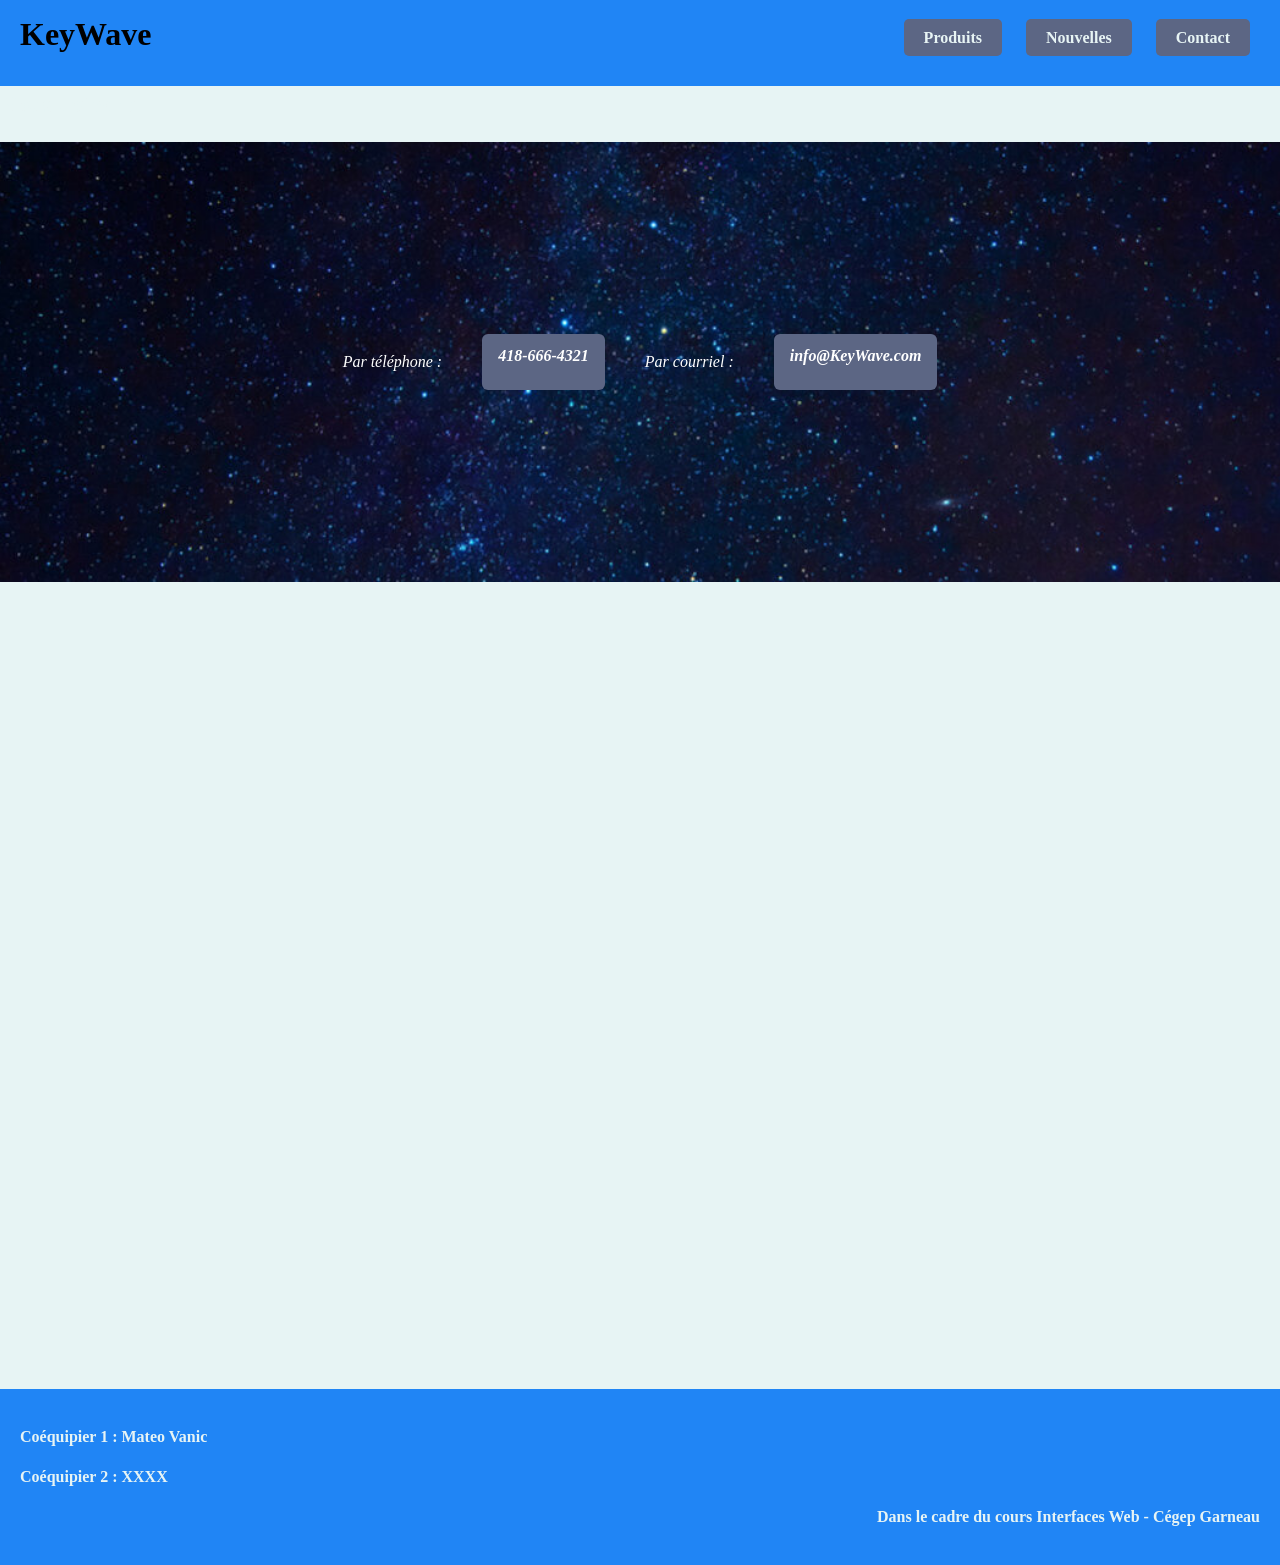
<file: contact.html>
<!DOCTYPE html>
<html lang="fr">
<head>
    <meta charset="UTF-8">
    <meta name="viewport" content="width=device-width, initial-scale=1.0">
    <title>TP2_Vanic_Mateo</title>
    <link rel="stylesheet" href="css/style.css">
    <link rel="icon" href="image/favicon.png">
</head>

<body>

    <header>
        <h1><a href="index.html">KeyWave</a></h1>

        <nav class="navigation">
            <ul class="nav-bouton">
                <li><a href="produits.html">Produits</a></li>
                <li><a href="nouvelles.html">Nouvelles</a></li>
                <li><a href="contact.html">Contact</a></li>
            </ul>
        </nav>
    </header>

    <main>

        <section class="central">
            <h1>Nous Joindre</h1>

            <div class="banniere">
                <address class="contact">
                    <p>Par téléphone :</p>
                    <a class="pill" href="tel:418-666-4321">418-666-4321</a>

                    <p>Par courriel :</p>
                    <a class="pill" href="mailto:info@KeyWave.com">info@KeyWave.com</a>
                </address>
            </div>
        </section>

        <section class="map">
            <div class="map-frame">
                <iframe
                    src="https://www.google.com/maps/embed?pb=!1m18!1m12!1m3!1d333851.35447422543!2d-122.88295169295962!3d49.177531257545446!2m3!1f0!2f0!3f0!3m2!1i1024!2i768!4f13.1!3m3!1m2!1s0x8d84977cbcb38c77%3A0x50fdabc9b5fccda7!2sKeyWave%20Solutions!5e0!3m2!1sfr!2sca!4v1775255348201!5m2!1sfr!2sca" width="600" height="450" style="border:0;" allowfullscreen="" loading="lazy" referrerpolicy="no-referrer-when-downgrade"
                    loading="lazy">
                </iframe>
            </div>
        </section>

    </main>

    <footer>
        <p>Coéquipier 1 : <strong>Mateo Vanic</strong></p>
        <p>Coéquipier 2 : XXXX</p>
        <div class="garneau">
            <p>Dans le cadre du cours Interfaces Web - Cégep Garneau</p>
        </div>
    </footer>

</body>
</html>
</file>
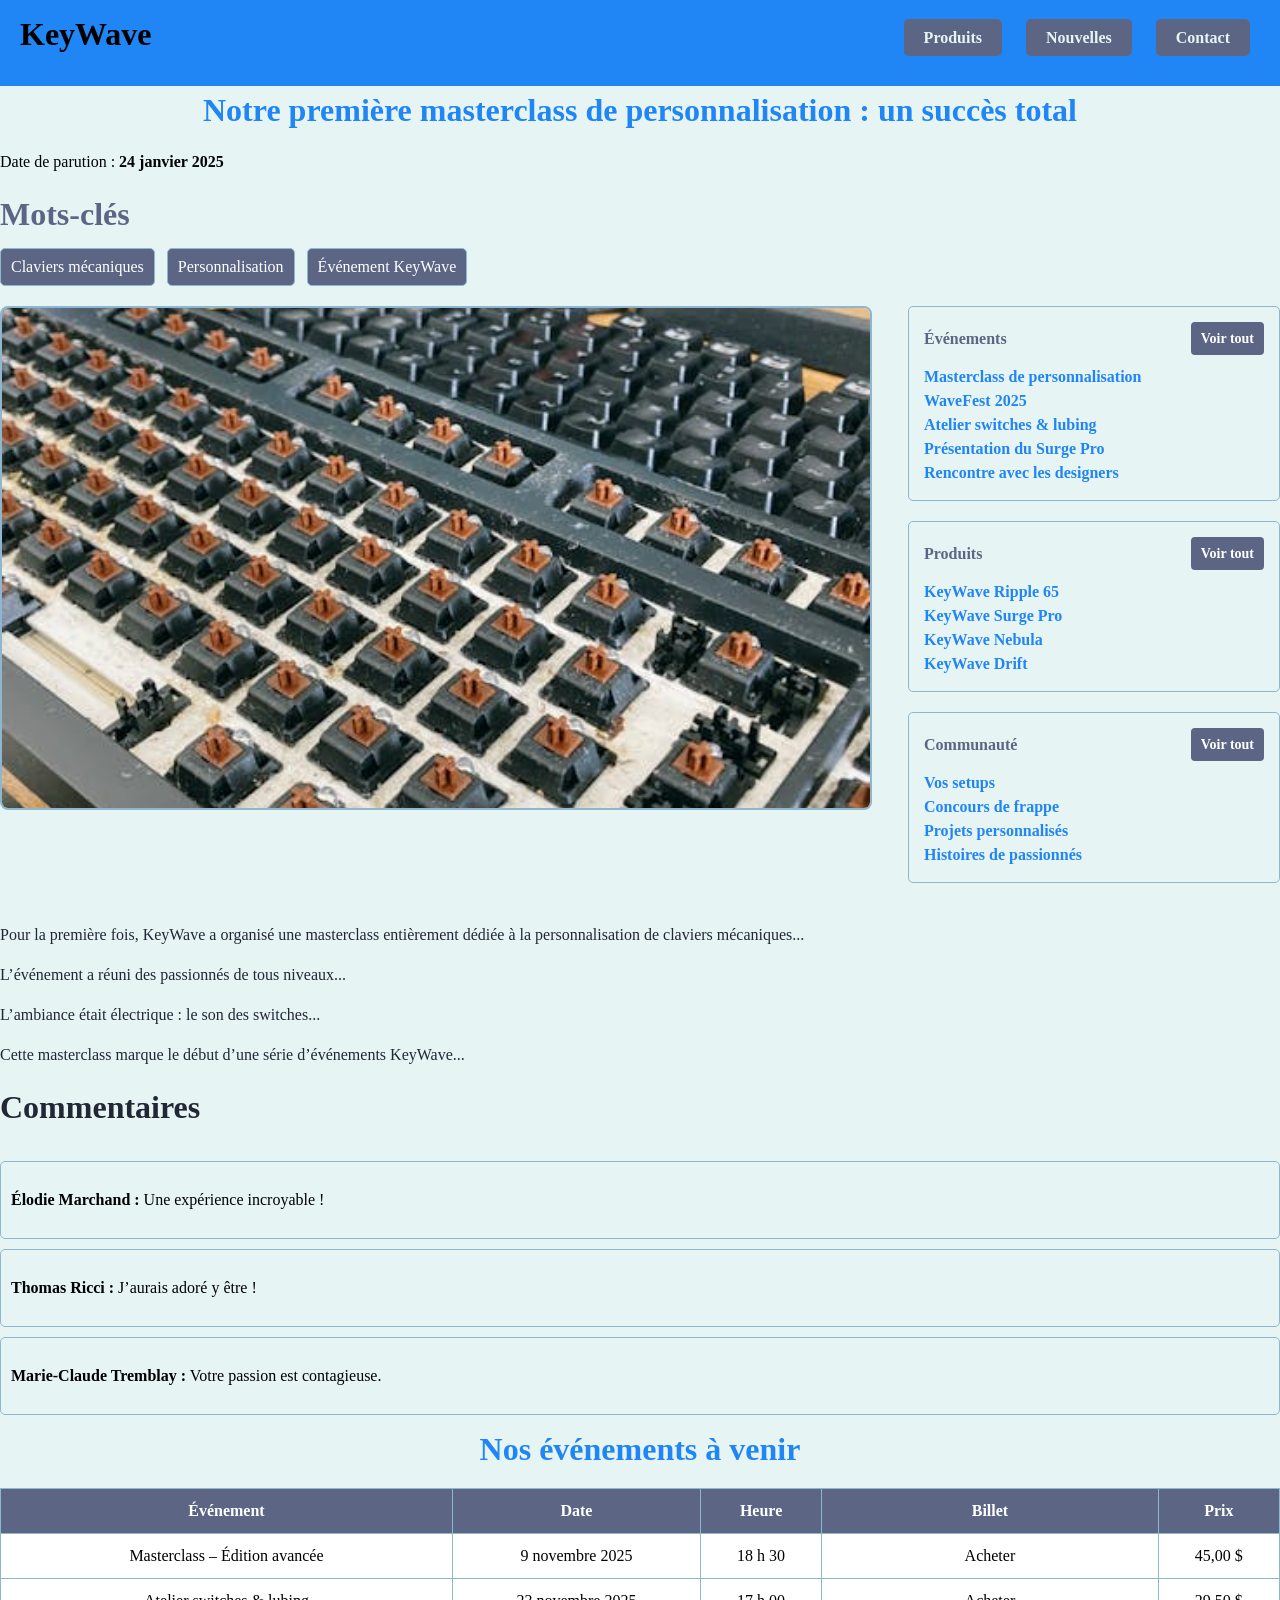
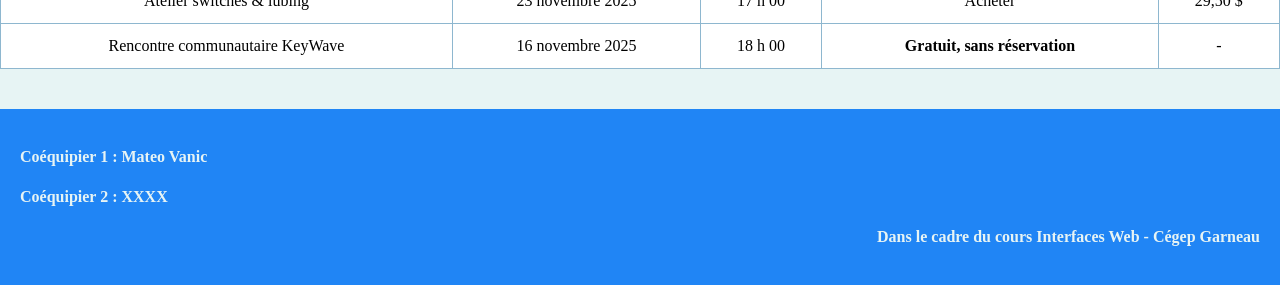
<file: nouvelle1.html>
<!DOCTYPE html>
<html lang="en">
<head>
    <meta charset="UTF-8">
    <meta name="viewport" content="width=device-width, initial-scale=1.0">
    <title>TP2_Vanic_Mateo</title>
    <link rel="stylesheet" href="css/style.css">
    <link rel="icon" href="image/favicon.png">
</head>

<body>
    <header>
        <h1><a href="index.html">KeyWave</a></h1>
        <nav class="navigation">
            <ul class="nav-bouton">
                <li><a href="produits.html">Produits</a></li>
                <li><a href="nouvelles.html">Nouvelles</a></li>
                <li><a href="contact.html">Contact</a></li>
            </ul>
        </nav>
    </header>

    <section>
        <h2>Notre première masterclass de personnalisation : un succès total</h2>
        <p>Date de parution : <time datetime="2025-01-24"><strong>24 janvier 2025</strong></time></p>

        <h3 class="titre-motscles">Mots-clés</h3>

        <ul class="liste-motscles">
            <li class="motcle">Claviers mécaniques</li>
            <li class="motcle">Personnalisation</li>
            <li class="motcle">Événement KeyWave</li>
        </ul>

        <div class="bloc-article">
            <div class="bloc-media">
                <img src="image/article1.jpeg" alt="image d'article">
            </div>

            <aside class="colonne-aside">

                <div class="carte-categorie">
                    <div class="carte-entete">
                        <h4>Événements</h4>
                        <a class="bouton" href="#">Voir tout</a>
                    </div>

                    <ul class="liste-categorie">
                        <li><a href="#">Masterclass de personnalisation</a></li>
                        <li><a href="#">WaveFest 2025</a></li>
                        <li><a href="#">Atelier switches & lubing</a></li>
                        <li><a href="#">Présentation du Surge Pro</a></li>
                        <li><a href="#">Rencontre avec les designers</a></li>
                    </ul>
                </div>

                <div class="carte-categorie">
                    <div class="carte-entete">
                        <h4>Produits</h4>
                        <a class="bouton" href="#">Voir tout</a>
                    </div>

                    <ul class="liste-categorie">
                        <li><a href="#">KeyWave Ripple 65</a></li>
                        <li><a href="#">KeyWave Surge Pro</a></li>
                        <li><a href="#">KeyWave Nebula</a></li>
                        <li><a href="#">KeyWave Drift</a></li>
                    </ul>
                </div>

                <div class="carte-categorie">
                    <div class="carte-entete">
                        <h4>Communauté</h4>
                        <a class="bouton" href="#">Voir tout</a>
                    </div>

                    <ul class="liste-categorie">
                        <li><a href="#">Vos setups</a></li>
                        <li><a href="#">Concours de frappe</a></li>
                        <li><a href="#">Projets personnalisés</a></li>
                        <li><a href="#">Histoires de passionnés</a></li>
                    </ul>
                </div>

            </aside>
        </div>
    </section>

    <div class="texte-article">
        <p>
            Pour la première fois, KeyWave a organisé une masterclass entièrement dédiée à la personnalisation de claviers mécaniques...
        </p>

        <p>
            L’événement a réuni des passionnés de tous niveaux...
        </p>

        <p>
            L’ambiance était électrique : le son des switches...
        </p>

        <p>
            Cette masterclass marque le début d’une série d’événements KeyWave...
        </p>
    </div>

    <section>
        <h3>Commentaires</h3>

        <div class="commentaire">
            <p><strong>Élodie Marchand :</strong> Une expérience incroyable !</p>
        </div>

        <div class="commentaire">
            <p><strong>Thomas Ricci :</strong> J’aurais adoré y être !</p>
        </div>

        <div class="commentaire">
            <p><strong>Marie-Claude Tremblay :</strong> Votre passion est contagieuse.</p>
        </div>
    </section>

    <section>
        <h2>Nos événements à venir</h2>

        <table class="table-evenements">
            <thead>
                <tr>
                    <th>Événement</th>
                    <th>Date</th>
                    <th>Heure</th>
                    <th>Billet</th>
                    <th>Prix</th>
                </tr>
            </thead>

            <tbody>
                <tr>
                    <td>Masterclass – Édition avancée</td>
                    <td><time datetime="2025-11-13">9 novembre 2025</time></td>
                    <td><time datetime="18:30">18 h 30</time></td>
                    <td><a href="#">Acheter</a></td>
                    <td>45,00 $</td>
                </tr>

                <tr>
                    <td>Atelier switches & lubing</td>
                    <td><time datetime="2025-11-23">23 novembre 2025</time></td>
                    <td><time datetime="17:00">17 h 00</time></td>
                    <td><a href="#">Acheter</a></td>
                    <td>29,50 $</td>
                </tr>

                <tr>
                    <td>Rencontre communautaire KeyWave</td>
                    <td><time datetime="2025-11-16">16 novembre 2025</time></td>
                    <td><time datetime="18:00">18 h 00</time></td>
                    <td><strong>Gratuit, sans réservation</strong></td>
                    <td>-</td>
                </tr>
            </tbody>
        </table>
    </section>

</main>
    <footer>
        <p> Coéquipier 1 : <strong>Mateo Vanic</strong> </p>
        <p> Coéquipier 2 : XXXX </p>
        <div class="garneau">
            <p> Dans le cadre du cours Interfaces Web - Cégep Garneau </p>
        </div>
    </footer>
</body>
</html>
</file>
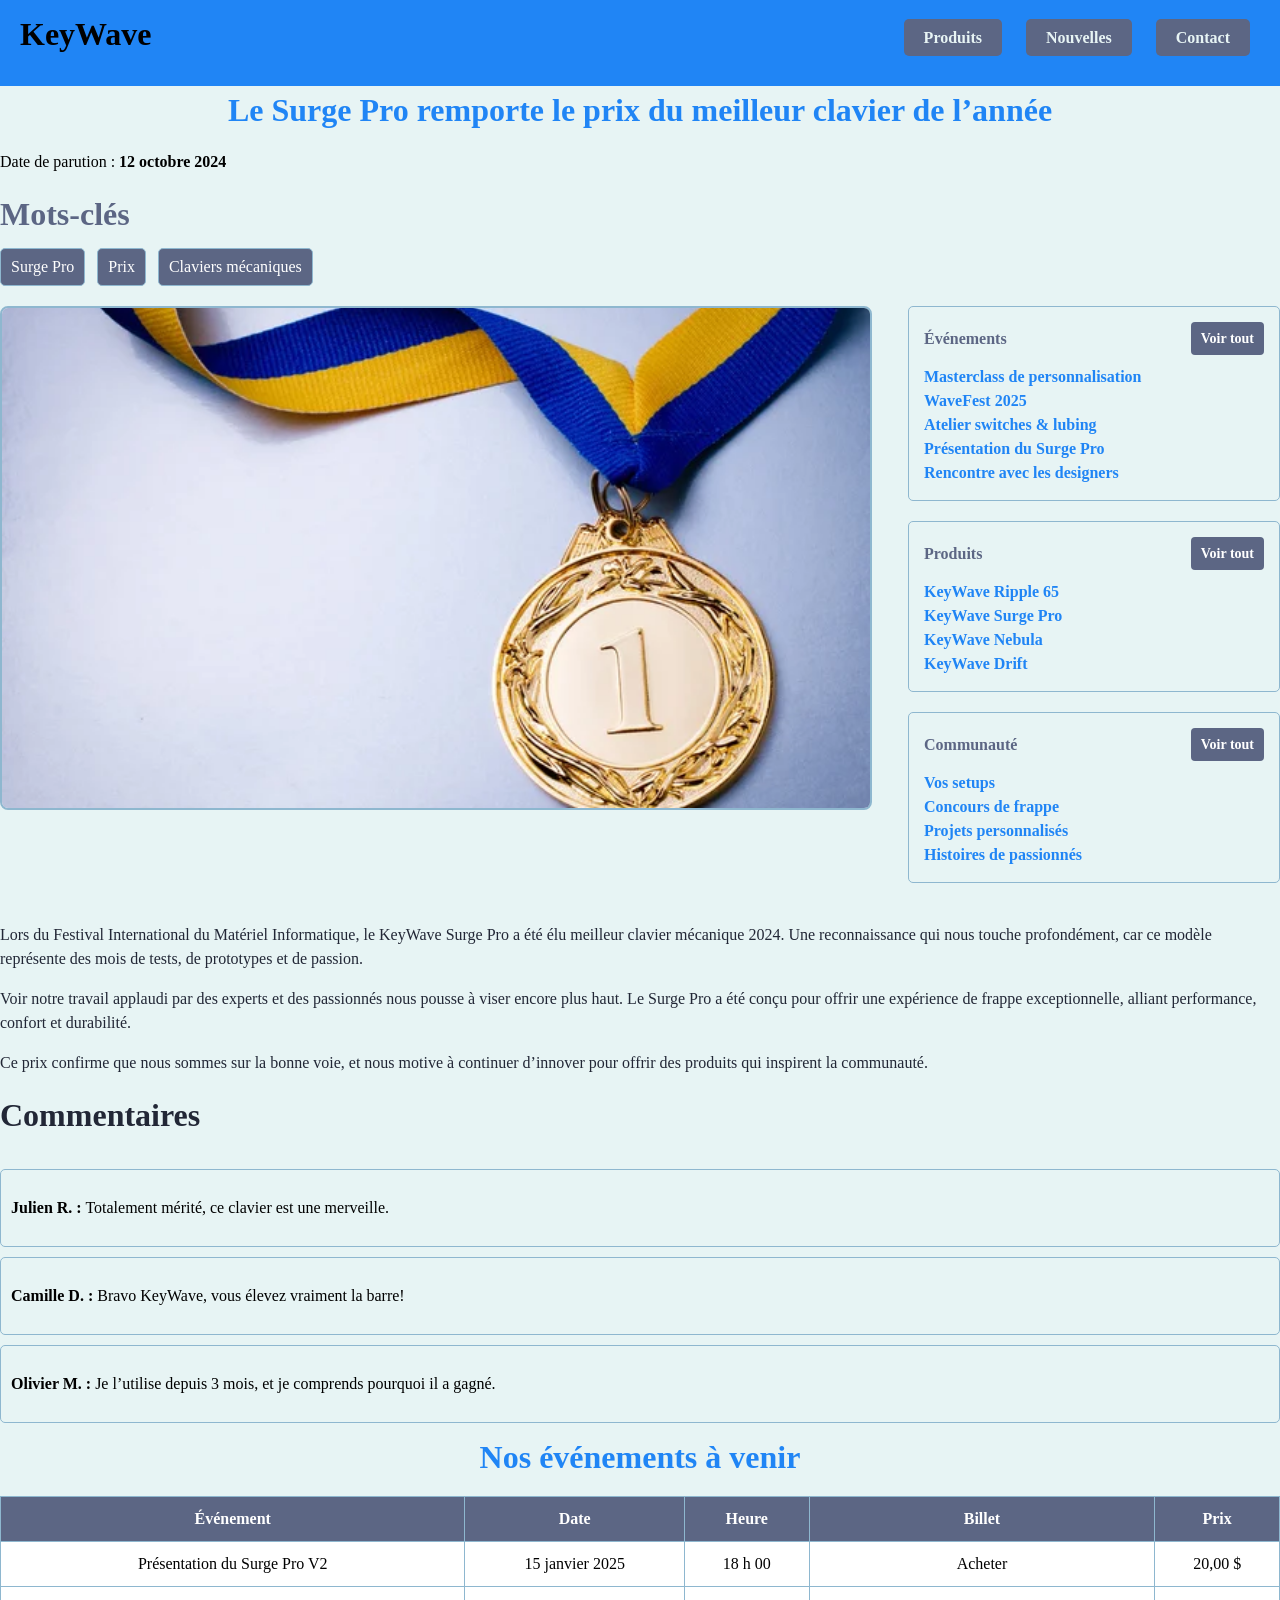
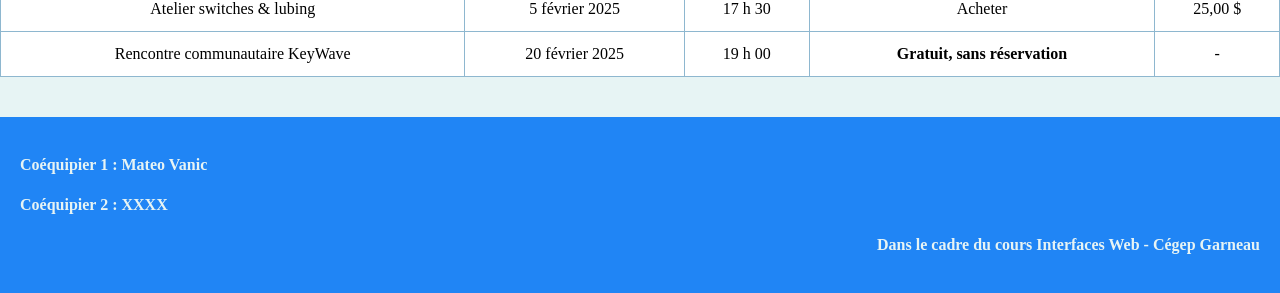
<file: nouvelle2.html>
<!DOCTYPE html>
<html lang="fr">
<head>
    <meta charset="UTF-8">
    <meta name="viewport" content="width=device-width, initial-scale=1.0">
    <title>KeyWave – Article 2</title>
    <link rel="stylesheet" href="css/style.css">
    <link rel="icon" href="image/favicon.png">
</head>

<body>

<header>
    <h1><a href="index.html">KeyWave</a></h1>
    <nav class="navigation">
        <ul class="nav-bouton">
            <li><a href="produits.html">Produits</a></li>
            <li><a href="nouvelles.html">Nouvelles</a></li>
            <li><a href="contact.html">Contact</a></li>
        </ul>
    </nav>
</header>

    <section>
        <h2>Le Surge Pro remporte le prix du meilleur clavier de l’année</h2>
        <p>Date de parution : <time datetime="2024-10-12"><strong>12 octobre 2024</strong></time></p>

        <h3 class="titre-motscles">Mots-clés</h3>

        <ul class="liste-motscles">
            <li class="motcle">Surge Pro</li>
            <li class="motcle">Prix</li>
            <li class="motcle">Claviers mécaniques</li>
        </ul>

        <div class="bloc-article">
            <div class="bloc-media">
                <img src="image/article2.webp" alt="image du Surge Pro">
            </div>

            <aside class="colonne-aside">

                <div class="carte-categorie">
                    <div class="carte-entete">
                        <h4>Événements</h4>
                        <a class="bouton" href="#">Voir tout</a>
                    </div>

                    <ul class="liste-categorie">
                        <li><a href="#">Masterclass de personnalisation</a></li>
                        <li><a href="#">WaveFest 2025</a></li>
                        <li><a href="#">Atelier switches & lubing</a></li>
                        <li><a href="#">Présentation du Surge Pro</a></li>
                        <li><a href="#">Rencontre avec les designers</a></li>
                    </ul>
                </div>

                <div class="carte-categorie">
                    <div class="carte-entete">
                        <h4>Produits</h4>
                        <a class="bouton" href="#">Voir tout</a>
                    </div>

                    <ul class="liste-categorie">
                        <li><a href="#">KeyWave Ripple 65</a></li>
                        <li><a href="#">KeyWave Surge Pro</a></li>
                        <li><a href="#">KeyWave Nebula</a></li>
                        <li><a href="#">KeyWave Drift</a></li>
                    </ul>
                </div>

                <div class="carte-categorie">
                    <div class="carte-entete">
                        <h4>Communauté</h4>
                        <a class="bouton" href="#">Voir tout</a>
                    </div>

                    <ul class="liste-categorie">
                        <li><a href="#">Vos setups</a></li>
                        <li><a href="#">Concours de frappe</a></li>
                        <li><a href="#">Projets personnalisés</a></li>
                        <li><a href="#">Histoires de passionnés</a></li>
                    </ul>
                </div>

            </aside>
        </div>
    </section>

    <div class="texte-article">
        <p>
            Lors du Festival International du Matériel Informatique, le KeyWave Surge Pro a été élu meilleur clavier mécanique 2024.
            Une reconnaissance qui nous touche profondément, car ce modèle représente des mois de tests, de prototypes et de passion.
        </p>

        <p>
            Voir notre travail applaudi par des experts et des passionnés nous pousse à viser encore plus haut. Le Surge Pro a été
            conçu pour offrir une expérience de frappe exceptionnelle, alliant performance, confort et durabilité.
        </p>

        <p>
            Ce prix confirme que nous sommes sur la bonne voie, et nous motive à continuer d’innover pour offrir des produits qui
            inspirent la communauté.
        </p>
    </div>

    <section>
        <h3>Commentaires</h3>

        <div class="commentaire">
            <p><strong>Julien R. :</strong> Totalement mérité, ce clavier est une merveille.</p>
        </div>

        <div class="commentaire">
            <p><strong>Camille D. :</strong> Bravo KeyWave, vous élevez vraiment la barre!</p>
        </div>

        <div class="commentaire">
            <p><strong>Olivier M. :</strong> Je l’utilise depuis 3 mois, et je comprends pourquoi il a gagné.</p>
        </div>
    </section>

    <section>
        <h2>Nos événements à venir</h2>

        <table class="table-evenements">
            <thead>
                <tr>
                    <th>Événement</th>
                    <th>Date</th>
                    <th>Heure</th>
                    <th>Billet</th>
                    <th>Prix</th>
                </tr>
            </thead>

            <tbody>
                <tr>
                    <td>Présentation du Surge Pro V2</td>
                    <td><time datetime="2025-01-15">15 janvier 2025</time></td>
                    <td><time datetime="18:00">18 h 00</time></td>
                    <td><a href="#">Acheter</a></td>
                    <td>20,00 $</td>
                </tr>

                <tr>
                    <td>Atelier switches & lubing</td>
                    <td><time datetime="2025-02-05">5 février 2025</time></td>
                    <td><time datetime="17:30">17 h 30</time></td>
                    <td><a href="#">Acheter</a></td>
                    <td>25,00 $</td>
                </tr>

                <tr>
                    <td>Rencontre communautaire KeyWave</td>
                    <td><time datetime="2025-02-20">20 février 2025</time></td>
                    <td><time datetime="19:00">19 h 00</time></td>
                    <td><strong>Gratuit, sans réservation</strong></td>
                    <td>-</td>
                </tr>
            </tbody>
        </table>
    </section>

</main>

<footer>
    <p> Coéquipier 1 : <strong>Mateo Vanic</strong> </p>
    <p> Coéquipier 2 : XXXX </p>
    <div class="garneau">
        <p> Dans le cadre du cours Interfaces Web - Cégep Garneau </p>
    </div>
</footer>

</body>
</html>
</file>
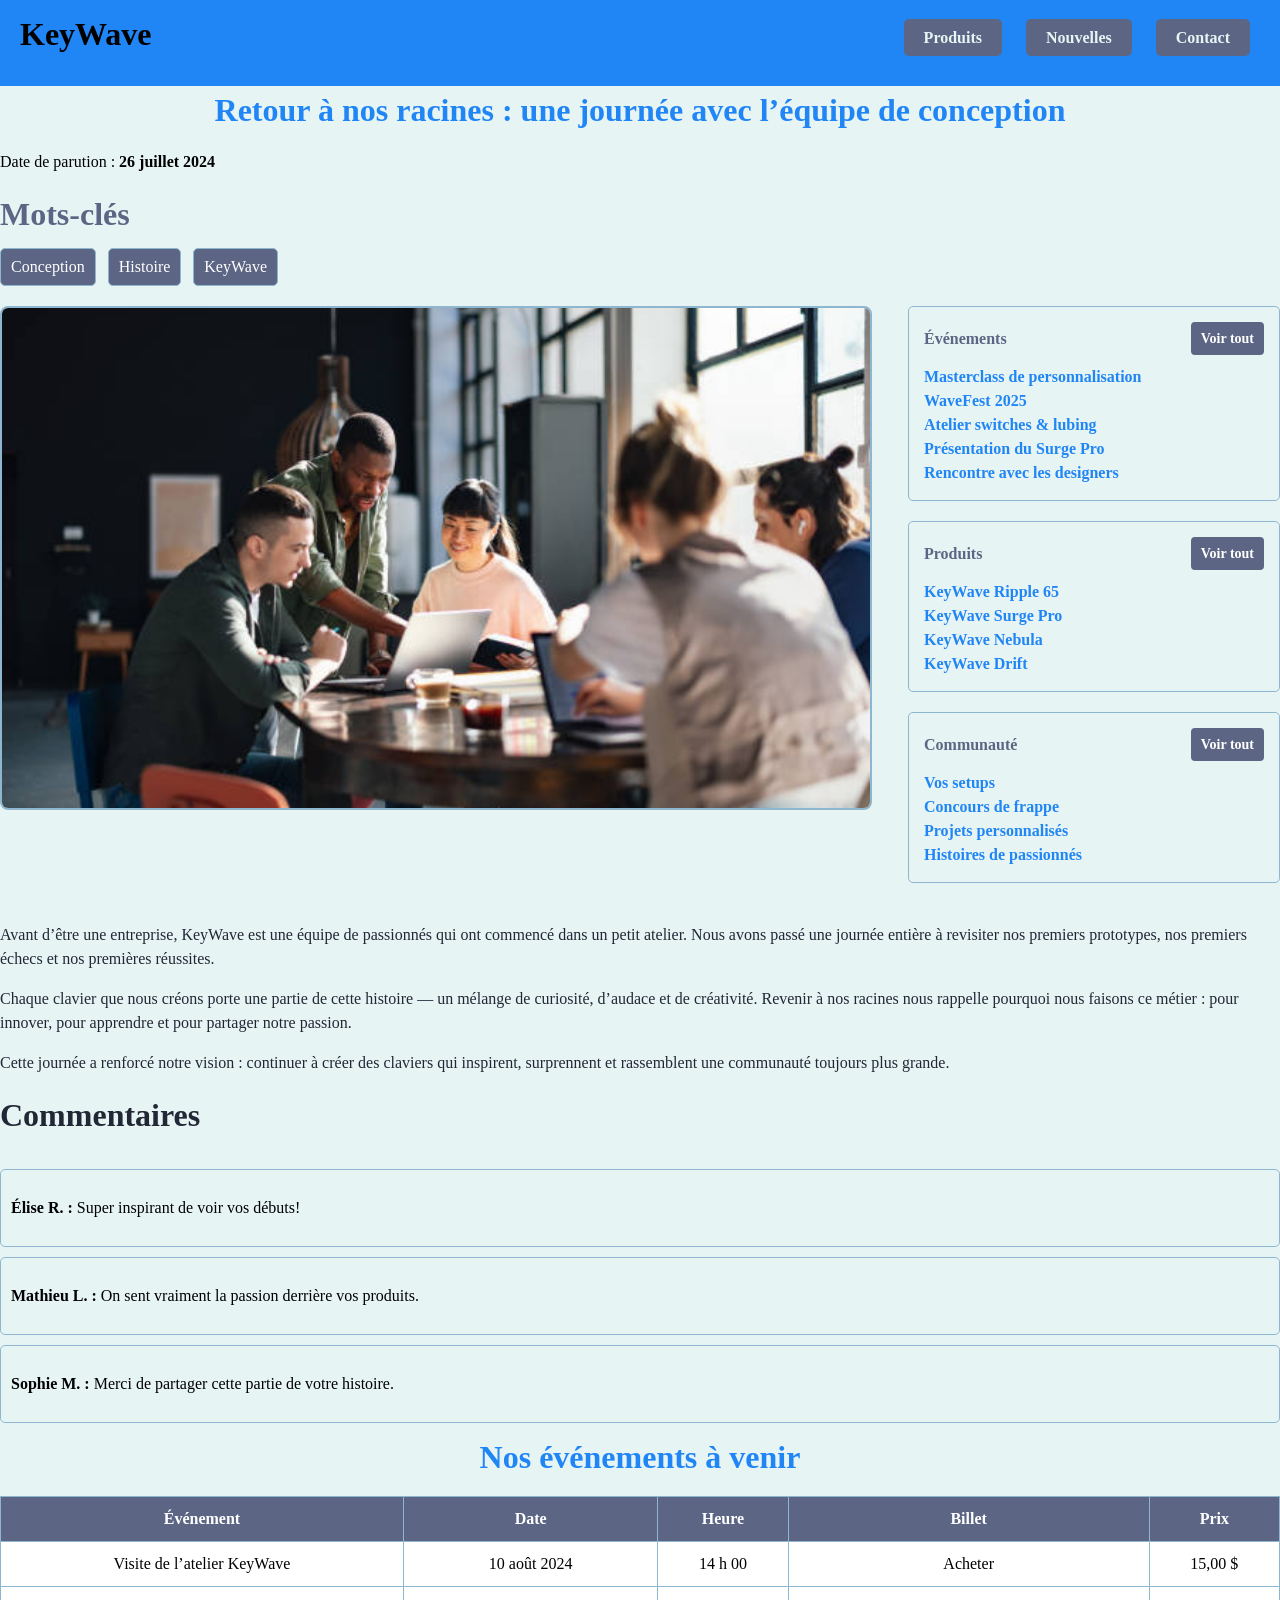
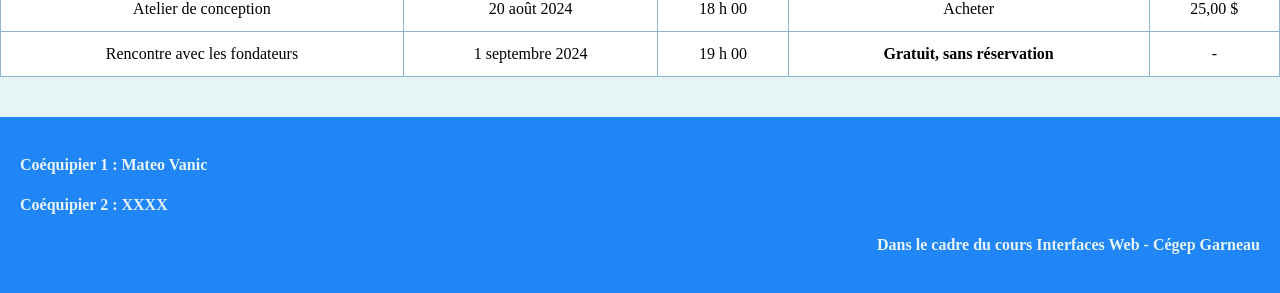
<file: nouvelle3.html>
<!DOCTYPE html>
<html lang="fr">
<head>
    <meta charset="UTF-8">
    <meta name="viewport" content="width=device-width, initial-scale=1.0">
    <title>KeyWave – Article 3</title>
    <link rel="stylesheet" href="css/style.css">
    <link rel="icon" href="image/favicon.png">
</head>

<body>

<header>
    <h1><a href="index.html">KeyWave</a></h1>
    <nav class="navigation">
        <ul class="nav-bouton">
            <li><a href="produits.html">Produits</a></li>
            <li><a href="nouvelles.html">Nouvelles</a></li>
            <li><a href="contact.html">Contact</a></li>
        </ul>
    </nav>
</header>

    <section>
        <h2>Retour à nos racines : une journée avec l’équipe de conception</h2>
        <p>Date de parution : <time datetime="2024-07-26"><strong>26 juillet 2024</strong></time></p>

        <h3 class="titre-motscles">Mots-clés</h3>

        <ul class="liste-motscles">
            <li class="motcle">Conception</li>
            <li class="motcle">Histoire</li>
            <li class="motcle">KeyWave</li>
        </ul>

        <div class="bloc-article">
            <div class="bloc-media">
                <img src="image/article3.jpg" alt="image de l'équipe de conception">
            </div>

            <aside class="colonne-aside">

                <div class="carte-categorie">
                    <div class="carte-entete">
                        <h4>Événements</h4>
                        <a class="bouton" href="#">Voir tout</a>
                    </div>

                    <ul class="liste-categorie">
                        <li><a href="#">Masterclass de personnalisation</a></li>
                        <li><a href="#">WaveFest 2025</a></li>
                        <li><a href="#">Atelier switches & lubing</a></li>
                        <li><a href="#">Présentation du Surge Pro</a></li>
                        <li><a href="#">Rencontre avec les designers</a></li>
                    </ul>
                </div>

                <div class="carte-categorie">
                    <div class="carte-entete">
                        <h4>Produits</h4>
                        <a class="bouton" href="#">Voir tout</a>
                    </div>

                    <ul class="liste-categorie">
                        <li><a href="#">KeyWave Ripple 65</a></li>
                        <li><a href="#">KeyWave Surge Pro</a></li>
                        <li><a href="#">KeyWave Nebula</a></li>
                        <li><a href="#">KeyWave Drift</a></li>
                    </ul>
                </div>

                <div class="carte-categorie">
                    <div class="carte-entete">
                        <h4>Communauté</h4>
                        <a class="bouton" href="#">Voir tout</a>
                    </div>

                    <ul class="liste-categorie">
                        <li><a href="#">Vos setups</a></li>
                        <li><a href="#">Concours de frappe</a></li>
                        <li><a href="#">Projets personnalisés</a></li>
                        <li><a href="#">Histoires de passionnés</a></li>
                    </ul>
                </div>

            </aside>
        </div>
    </section>

    <div class="texte-article">
        <p>
            Avant d’être une entreprise, KeyWave est une équipe de passionnés qui ont commencé dans un petit atelier.
            Nous avons passé une journée entière à revisiter nos premiers prototypes, nos premiers échecs et nos premières réussites.
        </p>

        <p>
            Chaque clavier que nous créons porte une partie de cette histoire — un mélange de curiosité, d’audace et de créativité.
            Revenir à nos racines nous rappelle pourquoi nous faisons ce métier : pour innover, pour apprendre et pour partager notre passion.
        </p>

        <p>
            Cette journée a renforcé notre vision : continuer à créer des claviers qui inspirent, surprennent et rassemblent une communauté
            toujours plus grande.
        </p>
    </div>

    <section>
        <h3>Commentaires</h3>

        <div class="commentaire">
            <p><strong>Élise R. :</strong> Super inspirant de voir vos débuts!</p>
        </div>

        <div class="commentaire">
            <p><strong>Mathieu L. :</strong> On sent vraiment la passion derrière vos produits.</p>
        </div>

        <div class="commentaire">
            <p><strong>Sophie M. :</strong> Merci de partager cette partie de votre histoire.</p>
        </div>
    </section>

    <section>
        <h2>Nos événements à venir</h2>

        <table class="table-evenements">
            <thead>
                <tr>
                    <th>Événement</th>
                    <th>Date</th>
                    <th>Heure</th>
                    <th>Billet</th>
                    <th>Prix</th>
                </tr>
            </thead>

            <tbody>
                <tr>
                    <td>Visite de l’atelier KeyWave</td>
                    <td><time datetime="2024-08-10">10 août 2024</time></td>
                    <td><time datetime="14:00">14 h 00</time></td>
                    <td><a href="#">Acheter</a></td>
                    <td>15,00 $</td>
                </tr>

                <tr>
                    <td>Atelier de conception</td>
                    <td><time datetime="2024-08-20">20 août 2024</time></td>
                    <td><time datetime="18:00">18 h 00</time></td>
                    <td><a href="#">Acheter</a></td>
                    <td>25,00 $</td>
                </tr>

                <tr>
                    <td>Rencontre avec les fondateurs</td>
                    <td><time datetime="2024-09-01">1 septembre 2024</time></td>
                    <td><time datetime="19:00">19 h 00</time></td>
                    <td><strong>Gratuit, sans réservation</strong></td>
                    <td>-</td>
                </tr>
            </tbody>
        </table>
    </section>

</main>

<footer>
    <p> Coéquipier 1 : <strong>Mateo Vanic</strong> </p>
    <p> Coéquipier 2 : XXXX </p>
    <div class="garneau">
        <p> Dans le cadre du cours Interfaces Web - Cégep Garneau </p>
    </div>
</footer>

</body>
</html>
</file>
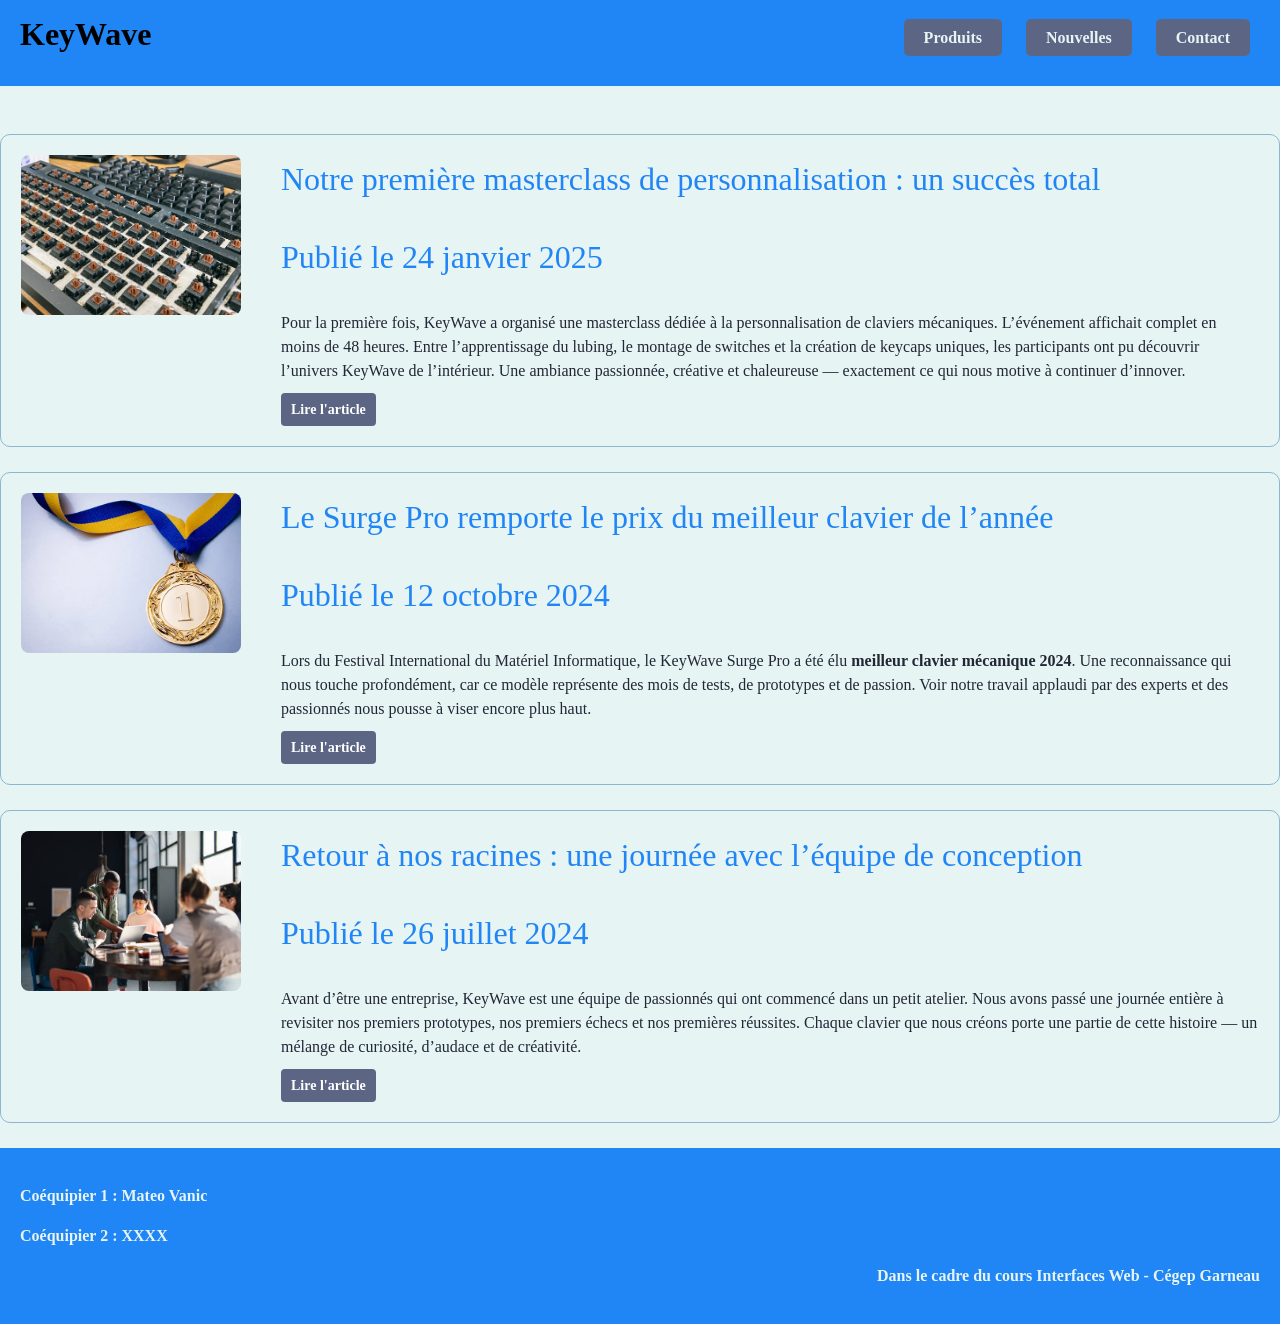
<file: nouvelles.html>
<!DOCTYPE html>
<html lang="en">
<head>
    <meta charset="UTF-8">
    <meta name="viewport" content="width=device-width, initial-scale=1.0">
    <title>TP2_Vanic_Mateo</title>
    <link rel="stylesheet" href="css/style.css">
    <link rel="icon" href="image/favicon.png">
</head>

<body>
    <header>
        <h1><a href="index.html">KeyWave</a></h1>
        <nav class="navigation">
            <ul class="nav-bouton">
                <li><a href="produits.html">Produits</a></li>
                <li><a href="nouvelles.html">Nouvelles</a></li>
                <li><a href="contact.html">Contact</a></li>
            </ul>
        </nav>
    </header>

    <h1>Blogue</h1>

    <section class="article-blog">
        <a href="article1.html">
            <img src="image/article1.jpeg" alt="imagearticle1">
        </a>
        <div class="contenu-article">
            <h3>Notre première masterclass de personnalisation : un succès total</h3>
            <h3><time datetime="2025-01-24">Publié le 24 janvier 2025</time></h3>
            <p>
                Pour la première fois, KeyWave a organisé une masterclass dédiée à la personnalisation de claviers mécaniques.
                L’événement affichait complet en moins de 48 heures. Entre l’apprentissage du lubing, le montage de switches
                et la création de keycaps uniques, les participants ont pu découvrir l’univers KeyWave de l’intérieur.
                Une ambiance passionnée, créative et chaleureuse — exactement ce qui nous motive à continuer d’innover.
            </p>
            <a href="nouvelle1.html" class="bouton">Lire l'article</a>
        </div>
    </section>

    <section class="article-blog">
        <a href="article2.html">
            <img src="image/article2.webp" alt="imagearticle3">
        </a>
        <div class="contenu-article">
            <h3>Le Surge Pro remporte le prix du meilleur clavier de l’année</h3>
            <h3><time datetime="2024-10-12">Publié le 12 octobre 2024</time></h3>
            <p>
                Lors du Festival International du Matériel Informatique, le KeyWave Surge Pro a été élu
                <strong>meilleur clavier mécanique 2024</strong>. Une reconnaissance qui nous touche profondément,
                car ce modèle représente des mois de tests, de prototypes et de passion.
                Voir notre travail applaudi par des experts et des passionnés nous pousse à viser encore plus haut.
            </p>
            <a href="nouvelle2.html" class="bouton">Lire l'article</a>
        </div>
    </section>

    <section class="article-blog">
        <a href="article3.html">
            <img src="image/article3.jpg" alt="imagearticle3">
        </a>
        <div class="contenu-article">
            <h3>Retour à nos racines : une journée avec l’équipe de conception</h3>
            <h3><time datetime="2024-07-26">Publié le 26 juillet 2024</time></h3>
            <p>
                Avant d’être une entreprise, KeyWave est une équipe de passionnés qui ont commencé dans un petit atelier.
                Nous avons passé une journée entière à revisiter nos premiers prototypes, nos premiers échecs et nos premières réussites.
                Chaque clavier que nous créons porte une partie de cette histoire — un mélange de curiosité, d’audace et de créativité.
            </p>
            <a href="nouvelle3.html" class="bouton">Lire l'article</a>
        </div>
    </section>

    </main>

    <footer>
        <p> Coéquipier 1 : <strong>Mateo Vanic</strong> </p>
        <p> Coéquipier 2 : XXXX </p>
        <div class="garneau">
            <p> Dans le cadre du cours Interfaces Web - Cégep Garneau </p>
        </div>
    </footer>
</body>
</html>
</file>
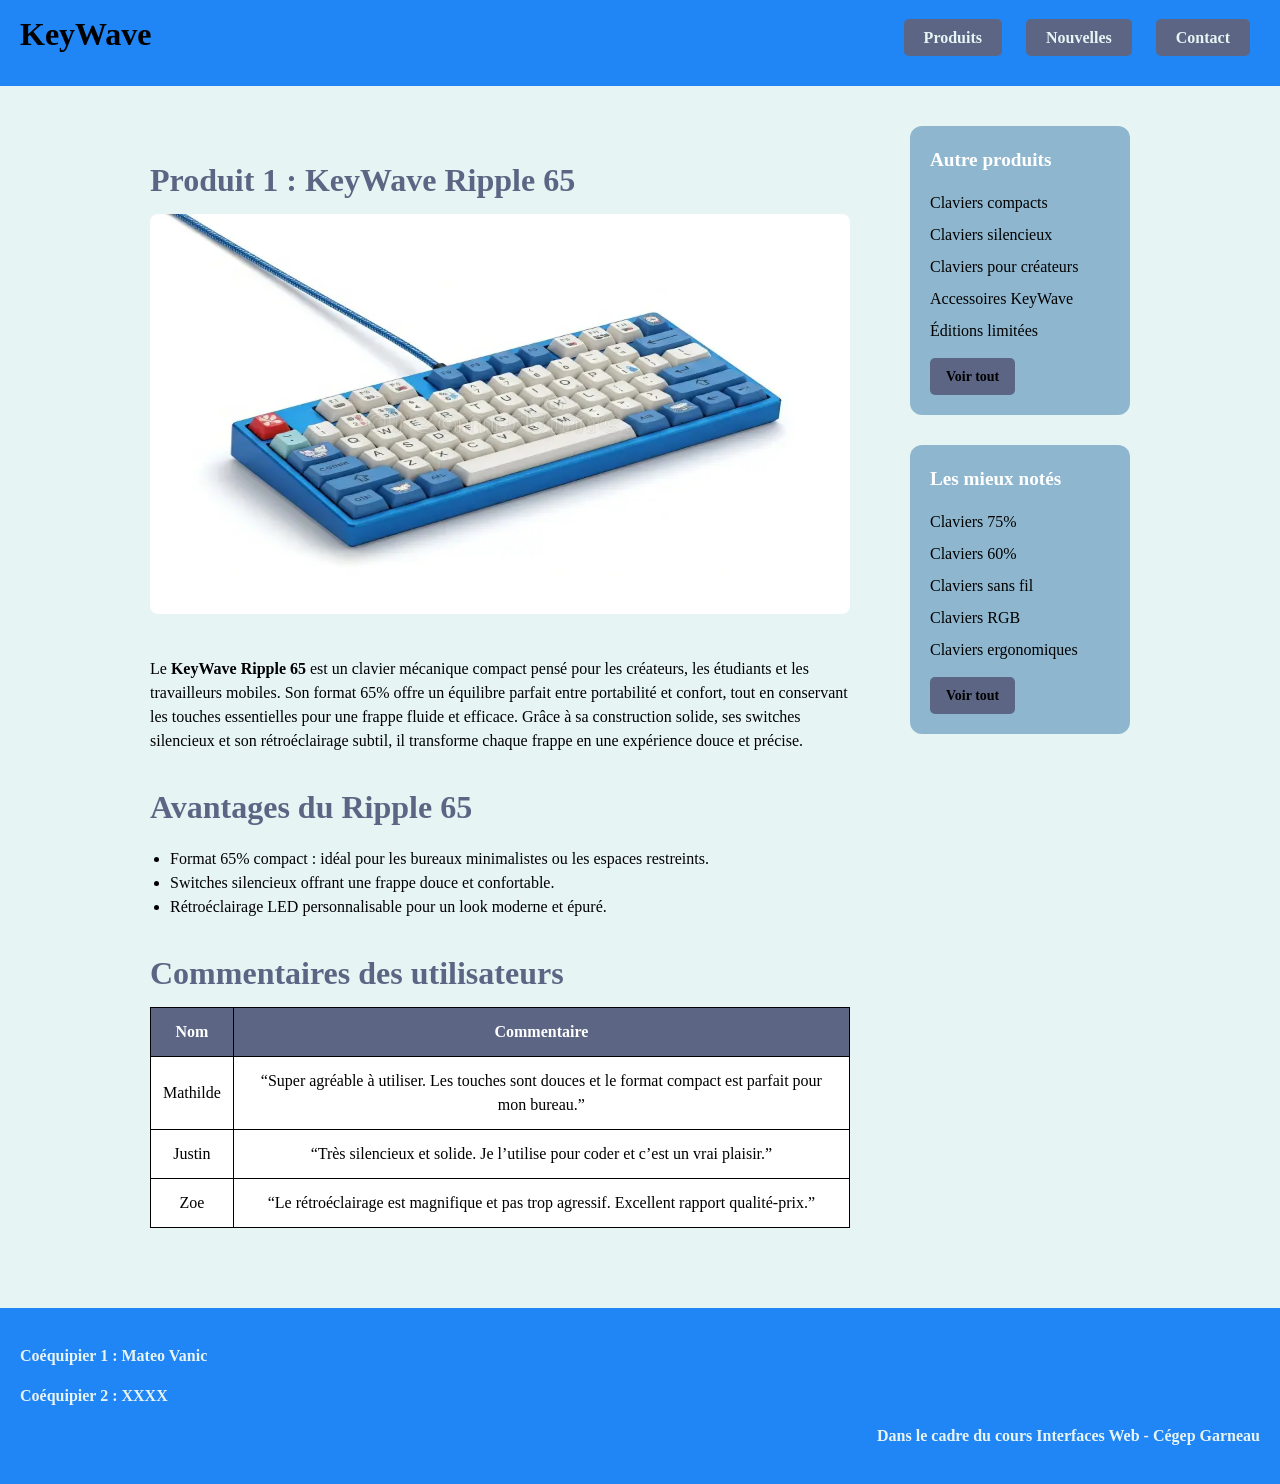
<file: produit1.html>
<!DOCTYPE html>
<html lang="en">
<head>
    <meta charset="UTF-8">
    <meta name="viewport" content="width=device-width, initial-scale=1.0">
    <title>TP2_Vanic_Mateo</title>
    <link rel="stylesheet" href="css/style.css">
    <link rel="icon" href="image/favicon.png">
</head>

<body>
    <header>
        <h1><a href="index.html">KeyWave</a></h1>
        <nav class="navigation">
            <ul class="nav-bouton">
                <li><a href="produits.html">Produits</a></li>
                <li><a href="nouvelles.html">Nouvelles</a></li>
                <li><a href="contact.html">Contact</a></li>
            </ul>
        </nav>
    </header>

    <main class="contenu-principal">
        <section class="colonne-gauche">
            <article class="produits-details">

                <h3>Produit 1 : KeyWave Ripple 65</h3>

                <img src="image/Clavier1.webp" alt="Image de Clavier" class="produit1">

                <p>
                    Le <strong>KeyWave Ripple 65</strong> est un clavier mécanique compact pensé pour les créateurs, les étudiants et les travailleurs mobiles.
                    Son format 65% offre un équilibre parfait entre portabilité et confort, tout en conservant les touches essentielles pour une frappe fluide et efficace.
                    Grâce à sa construction solide, ses switches silencieux et son rétroéclairage subtil, il transforme chaque frappe en une expérience douce et précise.
                </p>

                <h3>Avantages du Ripple 65</h3>
                <ul>
                    <li>Format 65% compact : idéal pour les bureaux minimalistes ou les espaces restreints.</li>
                    <li>Switches silencieux offrant une frappe douce et confortable.</li>
                    <li>Rétroéclairage LED personnalisable pour un look moderne et épuré.</li>
                </ul>

                <section class="commentaires-tableau">
                    <h3>Commentaires des utilisateurs</h3>
                    <table>
                        <thead>
                            <tr><th>Nom</th><th>Commentaire</th></tr>
                        </thead>
                        <tbody>
                            <tr>
                                <td>Mathilde</td>
                                <td>“Super agréable à utiliser. Les touches sont douces et le format compact est parfait pour mon bureau.”</td>
                            </tr>
                            <tr>
                                <td>Justin</td>
                                <td>“Très silencieux et solide. Je l’utilise pour coder et c’est un vrai plaisir.”</td>
                            </tr>
                            <tr>
                                <td>Zoe</td>
                                <td>“Le rétroéclairage est magnifique et pas trop agressif. Excellent rapport qualité‑prix.”</td>
                            </tr>
                        </tbody>
                    </table>
                </section>

            </article>
        </section>

        <div class="colonne-droite">

            <div class="categorie-tableau">
                <h3>Autre produits</h3>
                <ul>
                    <li><a href="#">Claviers compacts</a></li>
                    <li><a href="#">Claviers silencieux</a></li>
                    <li><a href="#">Claviers pour créateurs</a></li>
                    <li><a href="#">Accessoires KeyWave</a></li>
                    <li><a href="#">Éditions limitées</a></li>
                </ul>
                <div class="bouton"><a href="#"> Voir tout</a> </div>
            </div>

            <div class="categorie-tableau">
                <h3>Les mieux notés</h3>
                <ul>
                    <li><a href="#">Claviers 75%</a></li>
                    <li><a href="#">Claviers 60%</a></li>
                    <li><a href="#">Claviers sans fil</a></li>
                    <li><a href="#">Claviers RGB</a></li>
                    <li><a href="#">Claviers ergonomiques</a></li>
                </ul>
                <div class="bouton"><a href="#"> Voir tout</a> </div>
            </div>

        </div>
    </main>

    <footer>
        <p> Coéquipier 1 : <strong>Mateo Vanic</strong> </p>
        <p> Coéquipier 2 : XXXX </p>
        <div class="garneau">
            <p> Dans le cadre du cours Interfaces Web - Cégep Garneau </p>
        </div>
    </footer>

</body>
</html>
</file>
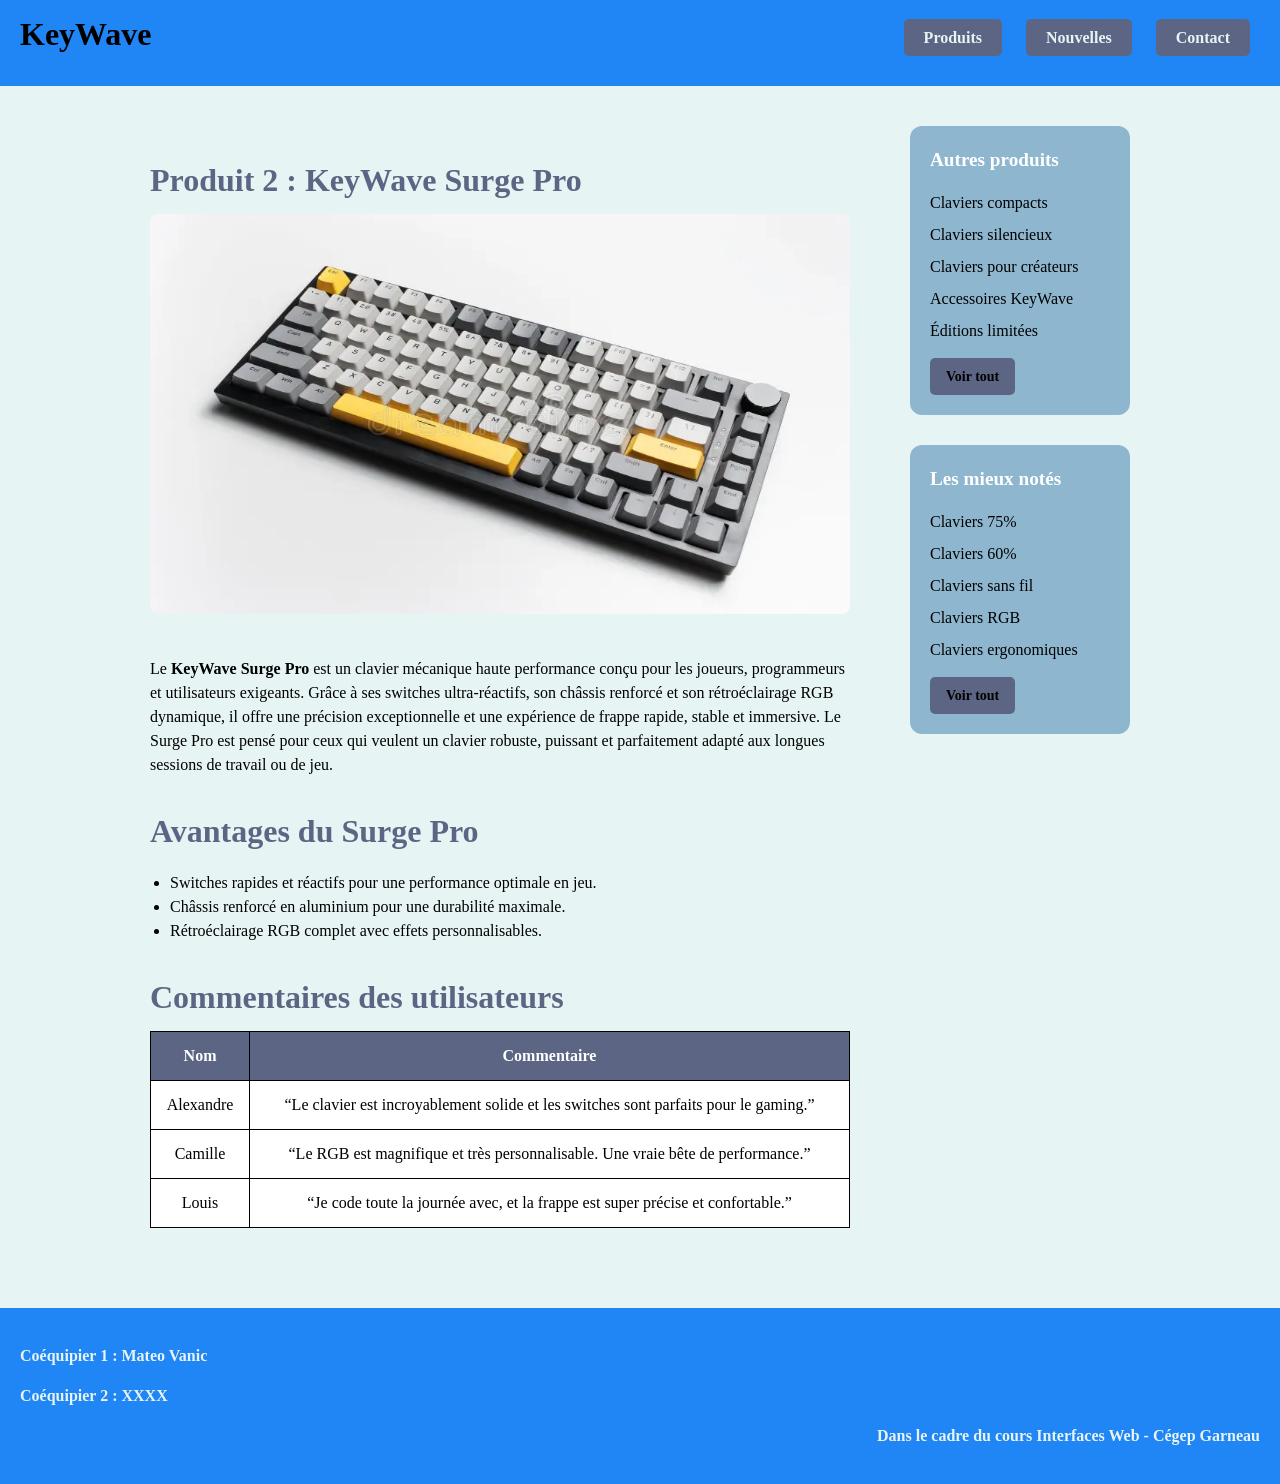
<file: produit2.html>
<!DOCTYPE html>
<html lang="en">
<head>
    <meta charset="UTF-8">
    <meta name="viewport" content="width=device-width, initial-scale=1.0">
    <title>TP2_Vanic_Mateo</title>
    <link rel="stylesheet" href="css/style.css">
    <link rel="icon" href="image/favicon.png">
</head>

<body>
    <header>
        <h1><a href="index.html">KeyWave</a></h1>
        <nav class="navigation">
            <ul class="nav-bouton">
                <li><a href="produits.html">Produits</a></li>
                <li><a href="nouvelles.html">Nouvelles</a></li>
                <li><a href="contact.html">Contact</a></li>
            </ul>
        </nav>
    </header>

    <main class="contenu-principal">
        <section class="colonne-gauche">
            <article class="produits-details">

                <h3>Produit 2 : KeyWave Surge Pro</h3>

                <img src="image/Clavier2.webp" alt="Image de Clavier" class="produit1">

                <p>
                    Le <strong>KeyWave Surge Pro</strong> est un clavier mécanique haute performance conçu pour les joueurs,
                    programmeurs et utilisateurs exigeants. Grâce à ses switches ultra‑réactifs, son châssis renforcé et son
                    rétroéclairage RGB dynamique, il offre une précision exceptionnelle et une expérience de frappe rapide,
                    stable et immersive. Le Surge Pro est pensé pour ceux qui veulent un clavier robuste, puissant et
                    parfaitement adapté aux longues sessions de travail ou de jeu.
                </p>

                <h3>Avantages du Surge Pro</h3>
                <ul>
                    <li>Switches rapides et réactifs pour une performance optimale en jeu.</li>
                    <li>Châssis renforcé en aluminium pour une durabilité maximale.</li>
                    <li>Rétroéclairage RGB complet avec effets personnalisables.</li>
                </ul>

                <section class="commentaires-tableau">
                    <h3>Commentaires des utilisateurs</h3>
                    <table>
                        <thead>
                            <tr><th>Nom</th><th>Commentaire</th></tr>
                        </thead>
                        <tbody>
                            <tr>
                                <td>Alexandre</td>
                                <td>“Le clavier est incroyablement solide et les switches sont parfaits pour le gaming.”</td>
                            </tr>
                            <tr>
                                <td>Camille</td>
                                <td>“Le RGB est magnifique et très personnalisable. Une vraie bête de performance.”</td>
                            </tr>
                            <tr>
                                <td>Louis</td>
                                <td>“Je code toute la journée avec, et la frappe est super précise et confortable.”</td>
                            </tr>
                        </tbody>
                    </table>
                </section>

            </article>
        </section>

        <div class="colonne-droite">

            <div class="categorie-tableau">
                <h3>Autres produits</h3>
                <ul>
                    <li><a href="#">Claviers compacts</a></li>
                    <li><a href="#">Claviers silencieux</a></li>
                    <li><a href="#">Claviers pour créateurs</a></li>
                    <li><a href="#">Accessoires KeyWave</a></li>
                    <li><a href="#">Éditions limitées</a></li>
                </ul>
                <div class="bouton"><a href="#"> Voir tout</a></div>
            </div>

            <div class="categorie-tableau">
                <h3>Les mieux notés</h3>
                <ul>
                    <li><a href="#">Claviers 75%</a></li>
                    <li><a href="#">Claviers 60%</a></li>
                    <li><a href="#">Claviers sans fil</a></li>
                    <li><a href="#">Claviers RGB</a></li>
                    <li><a href="#">Claviers ergonomiques</a></li>
                </ul>
                <div class="bouton"><a href="#"> Voir tout</a></div>
            </div>

        </div>
    </main>

    <footer>
        <p> Coéquipier 1 : <strong>Mateo Vanic</strong> </p>
        <p> Coéquipier 2 : XXXX </p>
        <div class="garneau">
            <p> Dans le cadre du cours Interfaces Web - Cégep Garneau </p>
        </div>
    </footer>

</body>
</html>
</file>
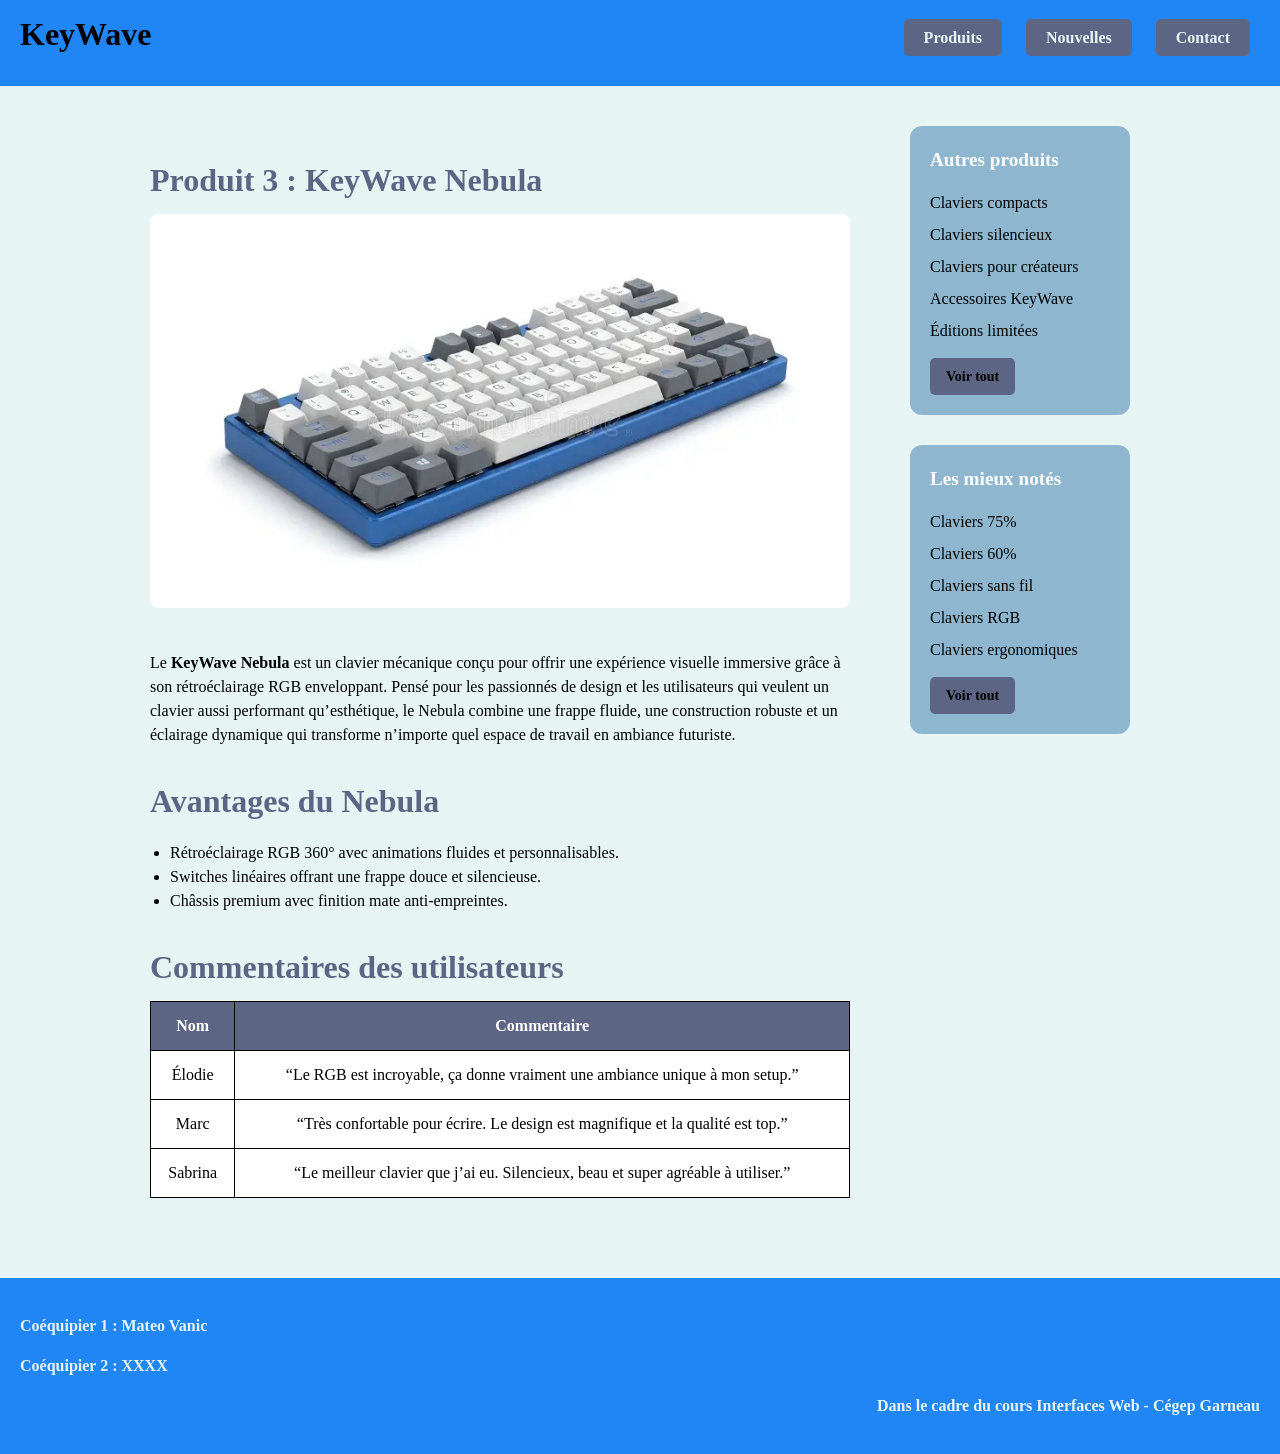
<file: produit3.html>
<!DOCTYPE html>
<html lang="en">
<head>
    <meta charset="UTF-8">
    <meta name="viewport" content="width=device-width, initial-scale=1.0">
    <title>TP2_Vanic_Mateo</title>
    <link rel="stylesheet" href="css/style.css">
    <link rel="icon" href="image/favicon.png">
</head>

<body>
    <header>
        <h1><a href="index.html">KeyWave</a></h1>
        <nav class="navigation">
            <ul class="nav-bouton">
                <li><a href="produits.html">Produits</a></li>
                <li><a href="nouvelles.html">Nouvelles</a></li>
                <li><a href="contact.html">Contact</a></li>
            </ul>
        </nav>
    </header>

    <main class="contenu-principal">
        <section class="colonne-gauche">
            <article class="produits-details">

                <h3>Produit 3 : KeyWave Nebula</h3>

                <img src="image/Clavier3.webp" alt="Image de Clavier" class="produit1">

                <p>
                    Le <strong>KeyWave Nebula</strong> est un clavier mécanique conçu pour offrir une expérience visuelle
                    immersive grâce à son rétroéclairage RGB enveloppant. Pensé pour les passionnés de design et les utilisateurs
                    qui veulent un clavier aussi performant qu’esthétique, le Nebula combine une frappe fluide, une construction
                    robuste et un éclairage dynamique qui transforme n’importe quel espace de travail en ambiance futuriste.
                </p>

                <h3>Avantages du Nebula</h3>
                <ul>
                    <li>Rétroéclairage RGB 360° avec animations fluides et personnalisables.</li>
                    <li>Switches linéaires offrant une frappe douce et silencieuse.</li>
                    <li>Châssis premium avec finition mate anti‑empreintes.</li>
                </ul>

                <section class="commentaires-tableau">
                    <h3>Commentaires des utilisateurs</h3>
                    <table>
                        <thead>
                            <tr><th>Nom</th><th>Commentaire</th></tr>
                        </thead>
                        <tbody>
                            <tr>
                                <td>Élodie</td>
                                <td>“Le RGB est incroyable, ça donne vraiment une ambiance unique à mon setup.”</td>
                            </tr>
                            <tr>
                                <td>Marc</td>
                                <td>“Très confortable pour écrire. Le design est magnifique et la qualité est top.”</td>
                            </tr>
                            <tr>
                                <td>Sabrina</td>
                                <td>“Le meilleur clavier que j’ai eu. Silencieux, beau et super agréable à utiliser.”</td>
                            </tr>
                        </tbody>
                    </table>
                </section>

            </article>
        </section>

        <div class="colonne-droite">

            <div class="categorie-tableau">
                <h3>Autres produits</h3>
                <ul>
                    <li><a href="#">Claviers compacts</a></li>
                    <li><a href="#">Claviers silencieux</a></li>
                    <li><a href="#">Claviers pour créateurs</a></li>
                    <li><a href="#">Accessoires KeyWave</a></li>
                    <li><a href="#">Éditions limitées</a></li>
                </ul>
                <div class="bouton"><a href="#"> Voir tout</a></div>
            </div>

            <div class="categorie-tableau">
                <h3>Les mieux notés</h3>
                <ul>
                    <li><a href="#">Claviers 75%</a></li>
                    <li><a href="#">Claviers 60%</a></li>
                    <li><a href="#">Claviers sans fil</a></li>
                    <li><a href="#">Claviers RGB</a></li>
                    <li><a href="#">Claviers ergonomiques</a></li>
                </ul>
                <div class="bouton"><a href="#"> Voir tout</a></div>
            </div>

        </div>
    </main>

    <footer>
        <p> Coéquipier 1 : <strong>Mateo Vanic</strong> </p>
        <p> Coéquipier 2 : XXXX </p>
        <div class="garneau">
            <p> Dans le cadre du cours Interfaces Web - Cégep Garneau </p>
        </div>
    </footer>

</body>
</html>
</file>
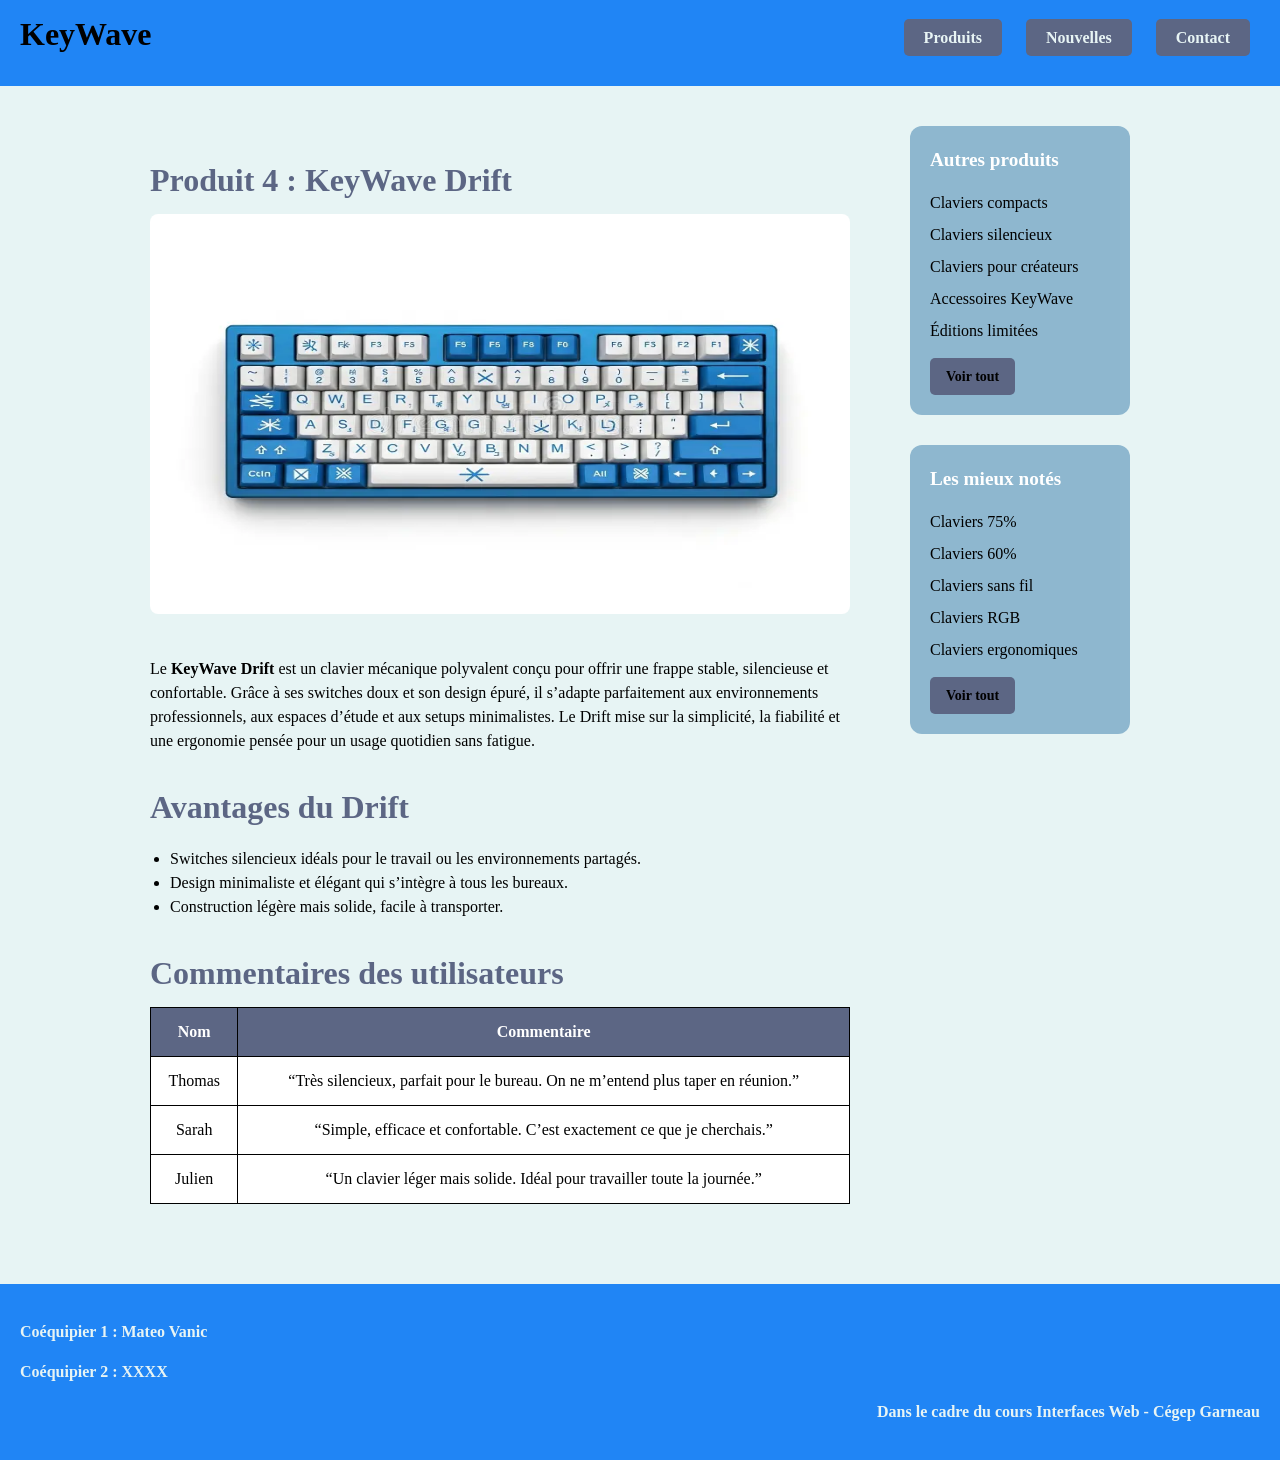
<file: produit4.html>
<!DOCTYPE html>
<html lang="en">
<head>
    <meta charset="UTF-8">
    <meta name="viewport" content="width=device-width, initial-scale=1.0">
    <title>TP2_Vanic_Mateo</title>
    <link rel="stylesheet" href="css/style.css">
    <link rel="icon" href="image/favicon.png">
</head>

<body>
    <header>
        <h1><a href="index.html">KeyWave</a></h1>
        <nav class="navigation">
            <ul class="nav-bouton">
                <li><a href="produits.html">Produits</a></li>
                <li><a href="nouvelles.html">Nouvelles</a></li>
                <li><a href="contact.html">Contact</a></li>
            </ul>
        </nav>
    </header>

    <main class="contenu-principal">
        <section class="colonne-gauche">
            <article class="produits-details">

                <h3>Produit 4 : KeyWave Drift</h3>

                <img src="image/Clavier4.webp" alt="Image de Clavier" class="produit1">

                <p>
                    Le <strong>KeyWave Drift</strong> est un clavier mécanique polyvalent conçu pour offrir une frappe stable,
                    silencieuse et confortable. Grâce à ses switches doux et son design épuré, il s’adapte parfaitement aux
                    environnements professionnels, aux espaces d’étude et aux setups minimalistes. Le Drift mise sur la
                    simplicité, la fiabilité et une ergonomie pensée pour un usage quotidien sans fatigue.
                </p>

                <h3>Avantages du Drift</h3>
                <ul>
                    <li>Switches silencieux idéals pour le travail ou les environnements partagés.</li>
                    <li>Design minimaliste et élégant qui s’intègre à tous les bureaux.</li>
                    <li>Construction légère mais solide, facile à transporter.</li>
                </ul>

                <section class="commentaires-tableau">
                    <h3>Commentaires des utilisateurs</h3>
                    <table>
                        <thead>
                            <tr><th>Nom</th><th>Commentaire</th></tr>
                        </thead>
                        <tbody>
                            <tr>
                                <td>Thomas</td>
                                <td>“Très silencieux, parfait pour le bureau. On ne m’entend plus taper en réunion.”</td>
                            </tr>
                            <tr>
                                <td>Sarah</td>
                                <td>“Simple, efficace et confortable. C’est exactement ce que je cherchais.”</td>
                            </tr>
                            <tr>
                                <td>Julien</td>
                                <td>“Un clavier léger mais solide. Idéal pour travailler toute la journée.”</td>
                            </tr>
                        </tbody>
                    </table>
                </section>

            </article>
        </section>

        <div class="colonne-droite">

            <div class="categorie-tableau">
                <h3>Autres produits</h3>
                <ul>
                    <li><a href="#">Claviers compacts</a></li>
                    <li><a href="#">Claviers silencieux</a></li>
                    <li><a href="#">Claviers pour créateurs</a></li>
                    <li><a href="#">Accessoires KeyWave</a></li>
                    <li><a href="#">Éditions limitées</a></li>
                </ul>
                <div class="bouton"><a href="#"> Voir tout</a></div>
            </div>

            <div class="categorie-tableau">
                <h3>Les mieux notés</h3>
                <ul>
                    <li><a href="#">Claviers 75%</a></li>
                    <li><a href="#">Claviers 60%</a></li>
                    <li><a href="#">Claviers sans fil</a></li>
                    <li><a href="#">Claviers RGB</a></li>
                    <li><a href="#">Claviers ergonomiques</a></li>
                </ul>
                <div class="bouton"><a href="#"> Voir tout</a></div>
            </div>

        </div>
    </main>

    <footer>
        <p> Coéquipier 1 : <strong>Mateo Vanic</strong> </p>
        <p> Coéquipier 2 : XXXX </p>
        <div class="garneau">
            <p> Dans le cadre du cours Interfaces Web - Cégep Garneau </p>
        </div>
    </footer>

</body>
</html>
</file>
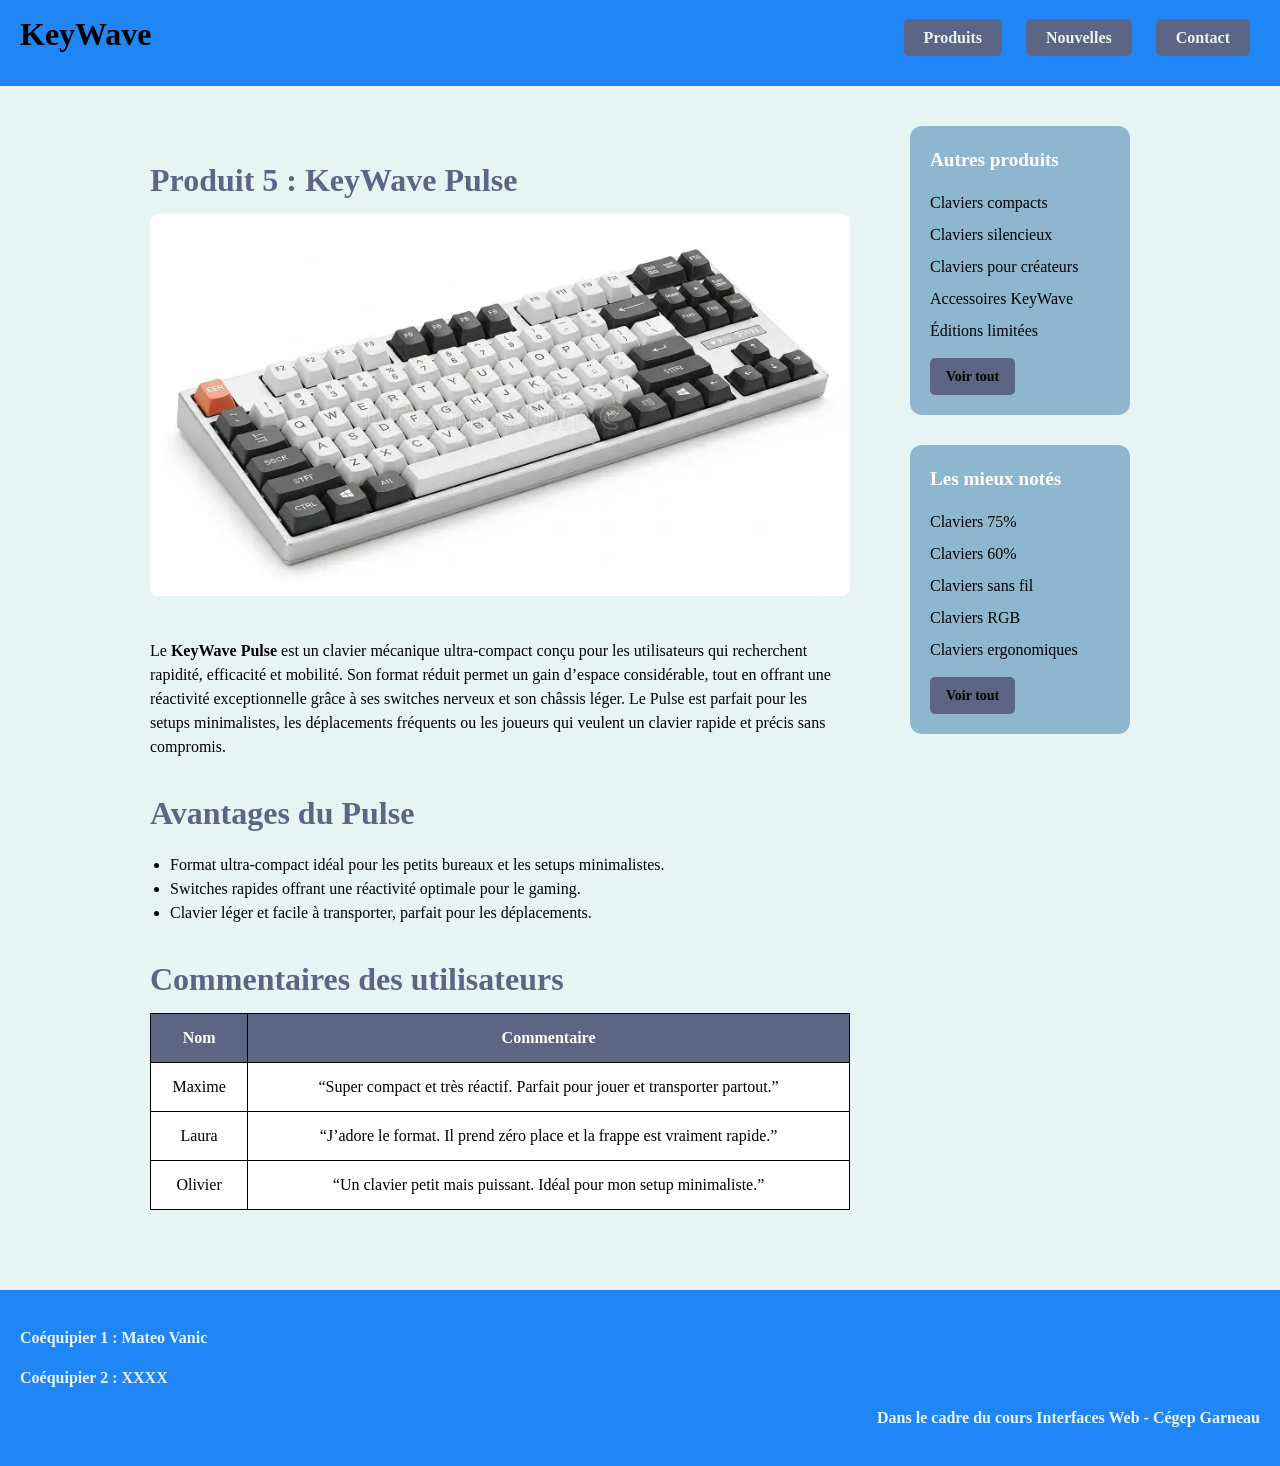
<file: produit5.html>
<!DOCTYPE html>
<html lang="en">
<head>
    <meta charset="UTF-8">
    <meta name="viewport" content="width=device-width, initial-scale=1.0">
    <title>TP2_Vanic_Mateo</title>
    <link rel="stylesheet" href="css/style.css">
    <link rel="icon" href="image/favicon.png">

</head>

<body>
    <header>
        <h1><a href="index.html">KeyWave</a></h1>
        <nav class="navigation">
            <ul class="nav-bouton">
                <li><a href="produits.html">Produits</a></li>
                <li><a href="nouvelles.html">Nouvelles</a></li>
                <li><a href="contact.html">Contact</a></li>
            </ul>
        </nav>
    </header>

    <main class="contenu-principal">
        <section class="colonne-gauche">
            <article class="produits-details">

                <h3>Produit 5 : KeyWave Pulse</h3>

                <img src="image/Clavier5.webp" alt="Image de Clavier" class="produit1">

                <p>
                    Le <strong>KeyWave Pulse</strong> est un clavier mécanique ultra‑compact conçu pour les utilisateurs qui
                    recherchent rapidité, efficacité et mobilité. Son format réduit permet un gain d’espace considérable,
                    tout en offrant une réactivité exceptionnelle grâce à ses switches nerveux et son châssis léger.
                    Le Pulse est parfait pour les setups minimalistes, les déplacements fréquents ou les joueurs qui veulent
                    un clavier rapide et précis sans compromis.
                </p>

                <h3>Avantages du Pulse</h3>
                <ul>
                    <li>Format ultra‑compact idéal pour les petits bureaux et les setups minimalistes.</li>
                    <li>Switches rapides offrant une réactivité optimale pour le gaming.</li>
                    <li>Clavier léger et facile à transporter, parfait pour les déplacements.</li>
                </ul>

                <section class="commentaires-tableau">
                    <h3>Commentaires des utilisateurs</h3>
                    <table>
                        <thead>
                            <tr><th>Nom</th><th>Commentaire</th></tr>
                        </thead>
                        <tbody>
                            <tr>
                                <td>Maxime</td>
                                <td>“Super compact et très réactif. Parfait pour jouer et transporter partout.”</td>
                            </tr>
                            <tr>
                                <td>Laura</td>
                                <td>“J’adore le format. Il prend zéro place et la frappe est vraiment rapide.”</td>
                            </tr>
                            <tr>
                                <td>Olivier</td>
                                <td>“Un clavier petit mais puissant. Idéal pour mon setup minimaliste.”</td>
                            </tr>
                        </tbody>
                    </table>
                </section>

            </article>
        </section>

        <div class="colonne-droite">

            <div class="categorie-tableau">
                <h3>Autres produits</h3>
                <ul>
                    <li><a href="#">Claviers compacts</a></li>
                    <li><a href="#">Claviers silencieux</a></li>
                    <li><a href="#">Claviers pour créateurs</a></li>
                    <li><a href="#">Accessoires KeyWave</a></li>
                    <li><a href="#">Éditions limitées</a></li>
                </ul>
                <div class="bouton"><a href="#"> Voir tout</a></div>
            </div>

            <div class="categorie-tableau">
                <h3>Les mieux notés</h3>
                <ul>
                    <li><a href="#">Claviers 75%</a></li>
                    <li><a href="#">Claviers 60%</a></li>
                    <li><a href="#">Claviers sans fil</a></li>
                    <li><a href="#">Claviers RGB</a></li>
                    <li><a href="#">Claviers ergonomiques</a></li>
                </ul>
                <div class="bouton"><a href="#"> Voir tout</a></div>
            </div>

        </div>
    </main>

    <footer>
        <p> Coéquipier 1 : <strong>Mateo Vanic</strong> </p>
        <p> Coéquipier 2 : XXXX </p>
        <div class="garneau">
            <p> Dans le cadre du cours Interfaces Web - Cégep Garneau </p>
        </div>
    </footer>

</body>
</html>
</file>
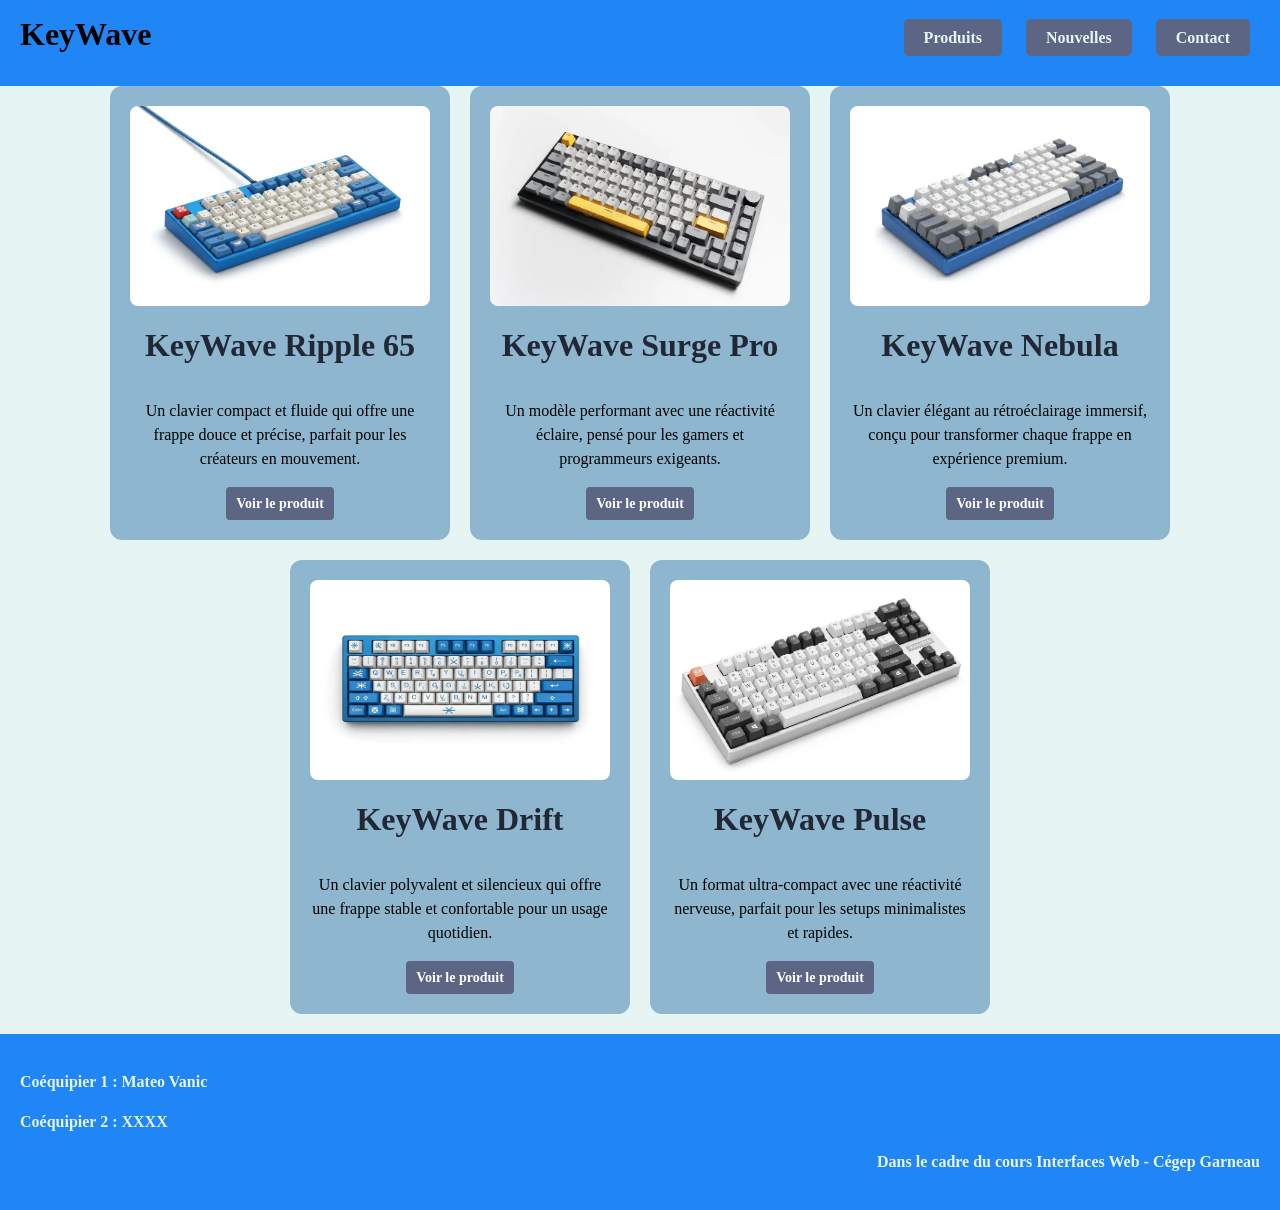
<file: produits.html>
<!DOCTYPE html>
<html lang="en">
<head>
    <meta charset="UTF-8">
    <meta name="viewport" content="width=device-width, initial-scale=1.0">
    <title>TP2_Vanic_Mateo</title>
    <link rel="stylesheet" href="css/style.css">
    <link rel="icon" href="image/favicon.png">
</head>

<body>
    <header>
        <h1><a href="index.html">KeyWave</a></h1>
        <nav class="navigation">
            <ul class="nav-bouton">
                <li><a href="produits.html">Produits</a></li>
                <li><a href="nouvelles.html">Nouvelles</a></li>
                <li><a href="contact.html">Contact</a></li>
            </ul>
        </nav>
    </header>

    <div class="produits-container">
            <div class="ligne1">

                <div class="produits-parti">
                    <div class="produits-image">
                        <img src="image/Clavier1.webp" alt="Image de Clavier">
                    </div>
                    <h3>KeyWave Ripple 65</h3>
                    <p>Un clavier compact et fluide qui offre une frappe douce et précise, parfait pour les créateurs en mouvement.</p>
                    <a href="produit1.html" class="bouton">Voir le produit</a>
                </div>

                <div class="produits-parti">
                    <div class="produits-image">
                        <img src="image/Clavier2.webp" alt="Image de Clavier">
                    </div>
                    <h3>KeyWave Surge Pro</h3>
                    <p>Un modèle performant avec une réactivité éclaire, pensé pour les gamers et programmeurs exigeants.</p>
                    <a href="produit2.html" class="bouton">Voir le produit</a>
                </div>

                <div class="produits-parti">
                    <div class="produits-image">
                        <img src="image/Clavier3.webp" alt="Image de Clavier">
                    </div>
                    <h3>KeyWave Nebula</h3>
                    <p>Un clavier élégant au rétroéclairage immersif, conçu pour transformer chaque frappe en expérience premium.</p>
                    <a href="produit3.html" class="bouton">Voir le produit</a>
                </div>

            </div>

            <div class="ligne2">

                <div class="produits-parti">
                    <div class="produits-image">
                        <img src="image/Clavier4.webp" alt="Image de Clavier">
                    </div>
                    <h3>KeyWave Drift</h3>
                    <p>Un clavier polyvalent et silencieux qui offre une frappe stable et confortable pour un usage quotidien.</p>
                    <a href="produit4.html" class="bouton">Voir le produit</a>
                </div>

                <div class="produits-parti">
                    <div class="produits-image">
                        <img src="image/Clavier5.webp" alt="Image de Clavier">
                    </div>
                    <h3>KeyWave Pulse</h3>
                    <p>Un format ultra-compact avec une réactivité nerveuse, parfait pour les setups minimalistes et rapides.</p>
                    <a href="produit5.html" class="bouton">Voir le produit</a>
                </div>

            </div>

        </div>
    </div>

    <footer>
        <p> Coéquipier 1 : <strong>Mateo Vanic</strong> </p>
        <p> Coéquipier 2 : XXXX </p>
        <div class="garneau">
            <p> Dans le cadre du cours Interfaces Web - Cégep Garneau </p>
        </div>
    </footer>
</body>
</html>
</file>
<file: css/style.css>
.navigation ul {
  list-style: none;
  padding-bottom: 10px;
  text-align: right;
}

.navigation ul li {
  display: inline-block;
  margin: 0 10px;
}

.nav-bouton a {
  background-color: #5C6684;   
  color: #E7F4F4;              
  padding: 10px 20px;
  text-decoration: none;
  font-weight: bold;
  border-radius: 5px;
}

.nav-bouton a:hover {
  background-color: darkblue;   
  color: cyan;
}

header {
  background-color: #2085F5;
  display: flex;
  justify-content: space-between;
  padding: 10px 20px;
}

footer {
  background-color: #2085F5;
  color: #E7F4F4;
  text-align: left;
  padding: 20px;
  font-weight: bold;
}

.container {
  display: flex;
  max-width: 1200;
  margin: 0 auto;
}

h1, h2, h3 {
  font-family: 'Amarante';
  margin: 0;

}
h1 {
  color: #E7F4F4;             
  text-align: left ;
}

h2 {
  color: #2085F5;
  text-align: center;
  font-size: xx-large;
}

h3 {
  color: #222736;
  font-size: xx-large;              
}

.parti {
  background-color: white;
  border: 2px solid #8EB7CF;   
  padding: 15px;
  margin-bottom: 20px;
  margin-right: 20px;
}

body {
  background-color: #E7F4F4;   
  line-height: 1.5;
  font-family: 'EB Garamond', serif;
  margin: 0;
  padding: 0;
}

.texte {
  color: #222736;
  font-size: x-large;
}

.garneau {
  text-align: right;
}

a {
  text-decoration: none;
  color: black;
}

video {
  width: 800px;
  border-radius: 10px;
  margin-bottom: 20px;
}

.banniere-content {
  background-image: url("../image/Banniere.jpg");
  background-size: cover;
  text-align: center;
  background-position: center;
  margin-bottom: 20px;
  height: 100px;
  padding: 100px;
  color: white;
}


.produits-section {
  padding: 60px 20px;
}

.produits-section, h3 {
  margin-bottom: 30px;
}

.produits-parti {
  background-color: #8EB7CF;
  width: 300px;
  padding: 20px;
  border-radius: 12px;
  text-align: center;
}

.produits-image {
  height: 200px;
  margin-bottom: 15px;
  border-radius: 8px;
  display: flex;
  justify-content: center;
}

.produits-image img {
  width: 100%;
  height: 100%;
  border-radius: 8px;
}

.bouton {
  display: inline-block;
  padding: 10px 20px;
  background-color:#5C6684;   
  color: white;
  font-weight: bold;
  border-radius: 5px;
}

.produits-container {
  display: flex;
  flex-direction: column;
}

.ligne1, .ligne2 {
  display: flex;
  justify-content: center;
  gap: 20px;
  margin-bottom: 20px;
}


.contenu-principal {
  display: flex;
  justify-content: center;
  padding: 40px 20px;
  gap: 60px;
}

.colonne-gauche {
  max-width: 700px;
}

.colonne-droite {
  width: 220px;
}

.produits-details h2 {
  color: black;
  font-size: 2rem;
  margin-bottom: 10px;
}

.produits-details p {
  font-size: 1rem;
  margin-bottom: 20px;
}

.produit1 {
  width: 100%;
  max-height: 400px;
  margin-bottom: 20px;
  border-radius: 8px;
}

.produits-details ul {
  padding-left: 20px;
  margin-bottom: 30px;
}

.produits-details h3 {
  color: #5C6684;
  margin-top: 30px;
  margin-bottom: 10px;
}

table {
  width: 100%;
  border-collapse: collapse;
  margin-bottom: 40px;
  font-size: 1rem;
}

th, td {
  border: 1px solid black;
  padding: 12px;
  text-align: center;
}

th {
  background-color: #5C6684;
  color: white;
  font-weight: bold;
}

td {
  background-color: #fff;
}

.categorie-tableau {
  background-color: #8EB7CF;
  padding: 20px;
  border-radius: 12px;
  margin-bottom: 30px;
}

.categorie-tableau h3 {
  color: white;
  font-size: 1.2rem;
  margin-bottom: 15px;
}

.categorie-tableau ul {
  list-style: none;
  padding-left: 0;
  margin-bottom: 15px;
}

.categorie-tableau ul li {
  margin-bottom: 8px;
  font-size: 1rem;
}

.categorie-tableau .bouton {
  background-color: #5C6684;
  color: white;
  border: none;
  padding: 8px 16px;
  font-weight: bold;
  border-radius: 5px;
}

.categorie-tableau .btn:hover {
  background-color: #5C6684;
}


.article-blog {
  display: flex;
  align-items: flex-start;
  gap: 20px;
  background-color: #E7F4F4; 
  border: 1px solid #8EB7CF; 
  border-radius: 10px;
  padding: 20px;
  margin-bottom: 25px;
}

.article-blog img {
  width: 220px;
  height: 160px;
  border-radius: 8px;
  object-fit: cover;
  margin-right: 20px;
}

.article-blog .contenu-article {
  flex: 1;
}

.article-blog h2 {
  margin-top: 0;
  color: #5C6684; 
}

.article-blog h3 {
  color: #2085F5; 
  font-weight: normal;
}

.article-blog p {
  margin: 10px 0;
  color: #222736; 
}

.bouton {
  display: inline-block;
  padding: 10px 20px;
  background-color: #5C6684; 
  color: white;
  font-weight: bold;
  border-radius: 5px;
}

.bouton:hover {
  background-color: darkblue;
  color: cyan;
}





.fil-ariane {
    list-style: none;
    padding: 0;
    margin: 0 0 12px;
}

.fil-ariane li {
    color: #5C6684;
    display: inline;
}

.fil-ariane a {
    color: #2085F5;
    text-decoration: none;
}

.titre-motscles {
    margin: 15px 0 10px;
    color: #5C6684;
}

.liste-motscles {
    list-style: none;
    padding: 0;
    margin: 0 0 20px;
}

.motcle {
    display: inline-block;
    background-color: #5C6684;
    border: 1px solid #8EB7CF;
    color: #ffffff;
    border-radius: 5px;
    padding: 6px 10px;
    margin-right: 8px;
}

.bloc-article {
    display: flex;
    gap: 20px;
}

.bloc-media {
    width: 70%;
}

.bloc-media img {
    width: 100%;
    border: 2px solid #8EB7CF;
    border-radius: 8px;
}

.colonne-aside {
    width: 30%;
    padding-left: 20px;
}

.carte-categorie {
    border: 1px solid #8EB7CF;
    background-color: #E7F4F4;
    border-radius: 5px;
    padding: 15px;
    margin-bottom: 20px;
}

.carte-entete {
    display: flex;
    justify-content: space-between;
    align-items: center;
    margin-bottom: 10px;
}

.carte-entete h4 {
    color: #5C6684;
    font-size: 16px;
    margin: 0;
}

.liste-categorie {
    list-style: none;
    padding: 0;
    margin: 0;
}

.liste-categorie a {
    text-decoration: none;
    color: #2085F5;
    font-weight: bold;
}

.bouton {
    background-color: #5C6684;
    color: #ffffff;
    text-decoration: none;
    padding: 6px 10px;
    border-radius: 4px;
    font-size: 14px;
}

.bouton:hover {
    background-color: #2085F5;
}

.texte-article {
    color: #222736;
    line-height: 1.5;
    margin-top: 20px;
}

.commentaire {
    background-color: #E7F4F4;
    border: 1px solid #8EB7CF;
    padding: 10px;
    margin: 10px 0;
    border-radius: 5px;
}

.table-evenements {
    width: 100%;
    border-collapse: collapse;
    margin-top: 15px;
}

.table-evenements th,
.table-evenements td {
    border: 1px solid #8EB7CF;
    padding: 10px;
}

.table-evenements th {
    background-color: #5C6684;
    color: white;
}

.bloc-media img {
    width: 100%;
    height: 500px;
    object-fit: cover;
}


.banniere {
  display: flex;
  align-items: center;
  justify-content: center;
  text-align: center;
  background-image: url("../image/Banniere.jpg");
  background-size: cover;
  background-position: center;
  height: 400px;
  padding: 20px;
}

.central h1 {
    margin-bottom: 20px;
}

.contact {
    display: flex;
    gap: 40px;
    flex-wrap: wrap;
    justify-content: center;
}

.pill {
    padding: 10px 16px;
    border-radius: 6px;
    background: #5C6684;
    color: white;
    text-decoration: none;
    font-weight: bold;
}

.map {
    text-align: center;
    margin: 0;
    margin-top: 400px;
}

.map iframe {
    width: 100%;
    height: 400px;
    border: none;
}

.contact p {
  color: white;
}
</file>
